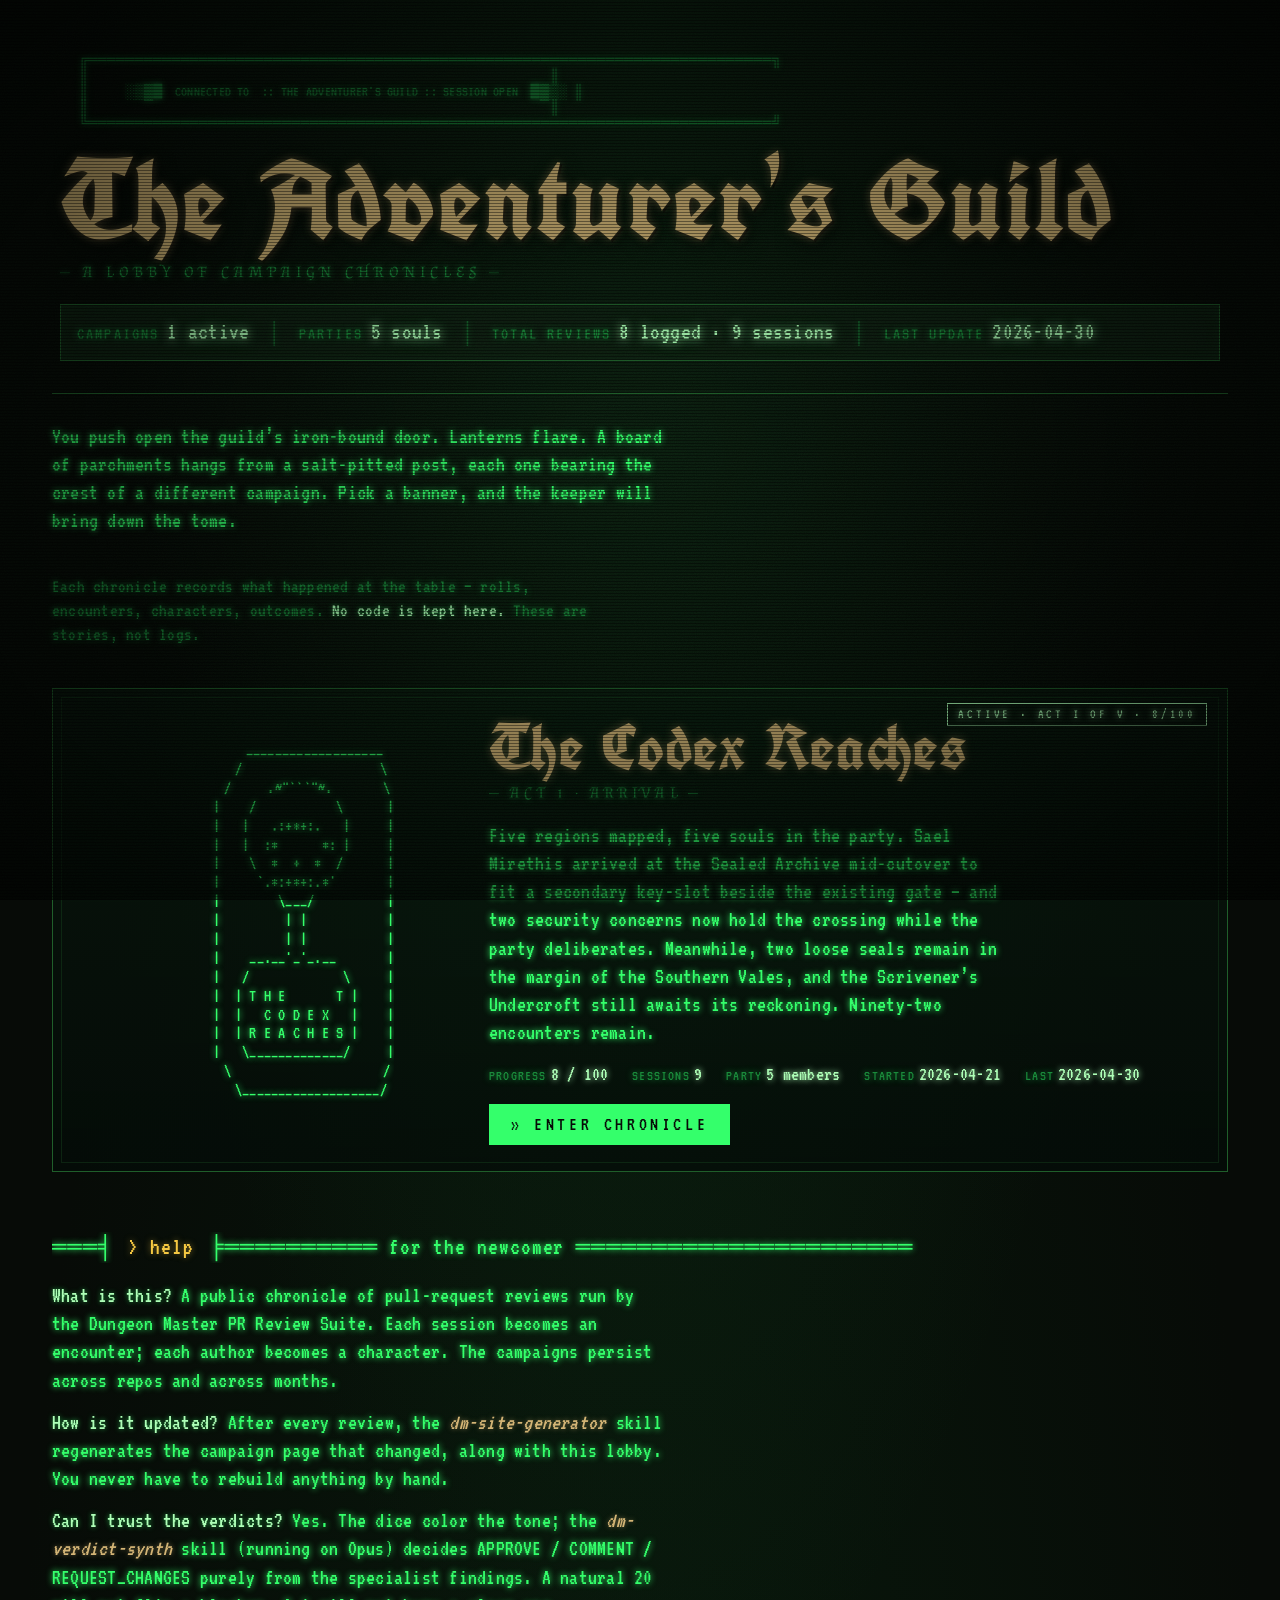
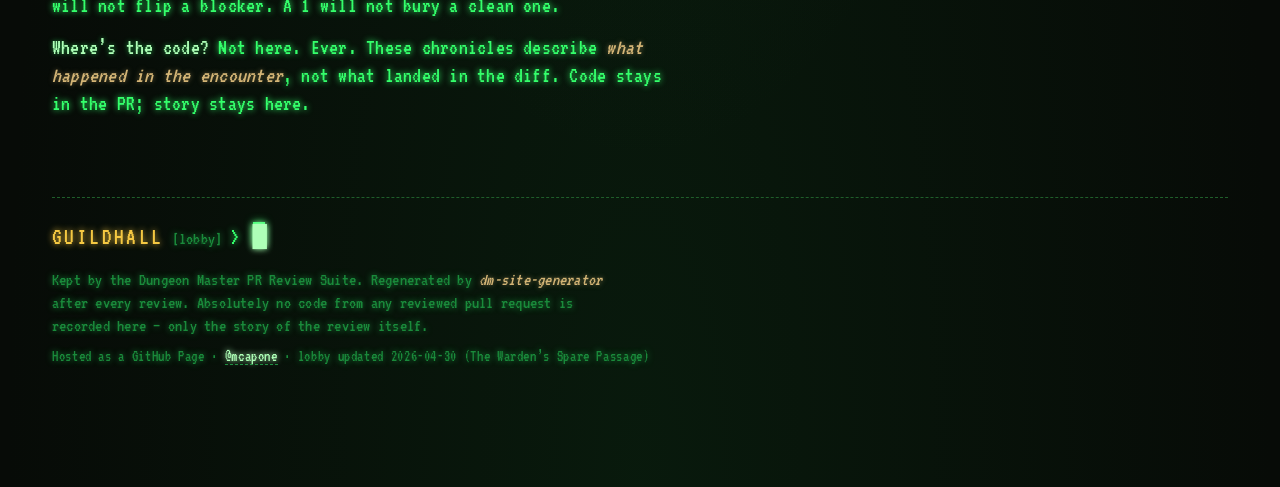
<file: index.html>
<!doctype html>
<html lang="en">
<head>
  <meta charset="utf-8" />
  <meta name="viewport" content="width=device-width, initial-scale=1" />
  <title>The Adventurer's Guild · Campaign Chronicles</title>
  <meta name="description" content="Campaign lobby for the Dungeon Master PR Review Suite. Pick a campaign to read its chronicle. No code, just story." />
  <meta name="color-scheme" content="dark" />
  <link rel="stylesheet" href="assets/styles.css" />
</head>
<body>
  <div class="static" aria-hidden="true"></div>

  <div class="crt-frame">

    <header class="banner">
      <pre class="banner-ascii" aria-hidden="true">
   ╔══════════════════════════════════════════════════════════════════════════╗
   ║                                                                          ║
   ║      ░▒▓█  CONNECTED TO  :: THE ADVENTURER'S GUILD :: SESSION OPEN  █▓▒░ ║
   ║                                                                          ║
   ╚══════════════════════════════════════════════════════════════════════════╝</pre>

      <h1 class="banner-title tome">The Adventurer's Guild</h1>
      <p class="banner-sub">&mdash; a lobby of campaign chronicles &mdash;</p>

      <div class="statusbar" role="status" aria-label="Guild status">
        <span class="stat"><span class="stat-label">CAMPAIGNS</span> <span class="stat-val">1 active</span></span>
        <span class="sep">│</span>
        <span class="stat"><span class="stat-label">PARTIES</span> <span class="stat-val">5 souls</span></span>
        <span class="sep">│</span>
        <span class="stat"><span class="stat-label">TOTAL REVIEWS</span> <span class="stat-val">8 logged · 9 sessions</span></span>
        <span class="sep">│</span>
        <span class="stat"><span class="stat-label">LAST UPDATE</span> <span class="stat-val">2026-04-30</span></span>
      </div>
    </header>

    <p class="lobby-intro typed" data-delay="80">
      You push open the guild&rsquo;s iron-bound door. Lanterns flare. A board of parchments
      hangs from a salt-pitted post, each one bearing the crest of a different
      campaign. Pick a banner, and the keeper will bring down the tome.
    </p>

    <p class="lobby-intro typed" data-delay="600" style="color: var(--fg-dim); font-size: 19px;">
      Each chronicle records what happened at the table &mdash; rolls, encounters, characters, outcomes.
      <strong>No code is kept here.</strong> These are stories, not logs.
    </p>

    <section aria-label="Campaign list">
      <h2 class="sr-only">Campaigns</h2>
      <div class="campaign-grid">

        <!-- ================= Campaign 1: The Codex Reaches (ACTIVE) ================= -->
        <!-- emblem-id: tome-01 -->
        <article class="campaign-card" id="the-codex-reaches">
          <span class="campaign-state active">active · act I of V · 8/100</span>

          <div class="campaign-emblem amber" aria-hidden="true"><pre>
            ___________________
           /                   \
          /     .~"```"~.       \
         |    /           \      |
         |   |   .:+*+:.   |     |
         |   |  :*      *: |     |
         |    \  *  +  *  /      |
         |     `.*:+*+:.*'       |
         |        \___/          |
         |         | |           |
         |         | |           |
         |    __.__'_'_.__       |
         |   /             \     |
         |  | T H E       T |    |
         |  |   C O D E X   |    |
         |  | R E A C H E S |    |
         |   \_____________/     |
          \                     /
           \___________________/
          </pre></div>

          <div class="campaign-body">
            <h2 class="tome">The Codex Reaches</h2>
            <p class="tagline">&mdash; act 1 · Arrival &mdash;</p>
            <p class="pitch">
              Five regions mapped, five souls in the party. Sael Mirethis arrived at the Sealed Archive
              mid-cutover to fit a secondary key-slot beside the existing gate &mdash; and two security
              concerns now hold the crossing while the party deliberates. Meanwhile, two loose seals remain
              in the margin of the Southern Vales, and the Scrivener&rsquo;s Undercroft still awaits its
              reckoning. Ninety-two encounters remain.
            </p>
            <div class="campaign-meta">
              <span><span class="key">PROGRESS</span><span class="val">8 / 100</span></span>
              <span><span class="key">SESSIONS</span><span class="val">9</span></span>
              <span><span class="key">PARTY</span><span class="val">5 members</span></span>
              <span><span class="key">STARTED</span><span class="val">2026-04-21</span></span>
              <span><span class="key">LAST</span><span class="val">2026-04-30</span></span>
            </div>
            <a class="campaign-cta" href="campaigns/the-codex-reaches/">&raquo; Enter chronicle</a>
          </div>
        </article>

      </div>
    </section>

    <section class="section" style="margin-top: 60px;">
      <h2 class="section-title">═══╡ <span class="cmd">&gt; help</span> ╞══════════ for the newcomer ══════════════════════</h2>
      <div class="look-body">
        <p class="typed" data-delay="120">
          <strong>What is this?</strong> A public chronicle of pull-request reviews run by the Dungeon Master PR Review Suite.
          Each session becomes an encounter; each author becomes a character. The campaigns persist across repos and across months.
        </p>
        <p class="typed" data-delay="520">
          <strong>How is it updated?</strong> After every review, the <em>dm-site-generator</em> skill regenerates the campaign
          page that changed, along with this lobby. You never have to rebuild anything by hand.
        </p>
        <p class="typed" data-delay="900">
          <strong>Can I trust the verdicts?</strong> Yes. The dice color the tone; the <em>dm-verdict-synth</em> skill
          (running on Opus) decides APPROVE / COMMENT / REQUEST_CHANGES purely from the specialist findings.
          A natural 20 will not flip a blocker. A 1 will not bury a clean one.
        </p>
        <p class="typed" data-delay="1280">
          <strong>Where&rsquo;s the code?</strong> Not here. Ever. These chronicles describe
          <em>what happened in the encounter</em>, not what landed in the diff. Code stays in the PR; story stays here.
        </p>
      </div>
    </section>

    <footer>
      <div class="prompt-line">
        <span class="prompt-host">GUILDHALL</span><span class="prompt-ctx">[lobby]</span><span class="prompt-arrow">&gt;</span><span class="cursor" aria-hidden="true">█</span>
      </div>
      <p class="footer-note">
        Kept by the Dungeon Master PR Review Suite. Regenerated by <em>dm-site-generator</em>
        after every review. Absolutely no code from any reviewed pull request is recorded here &mdash;
        only the story of the review itself.
      </p>
      <p class="footer-legal">
        Hosted as a GitHub Page &middot; <a href="https://github.com/mcapone">@mcapone</a>
        &middot; lobby updated 2026-04-30 (The Warden&rsquo;s Spare Passage)
      </p>
    </footer>
  </div>

  <script src="assets/script.js"></script>
</body>
</html>
</file>
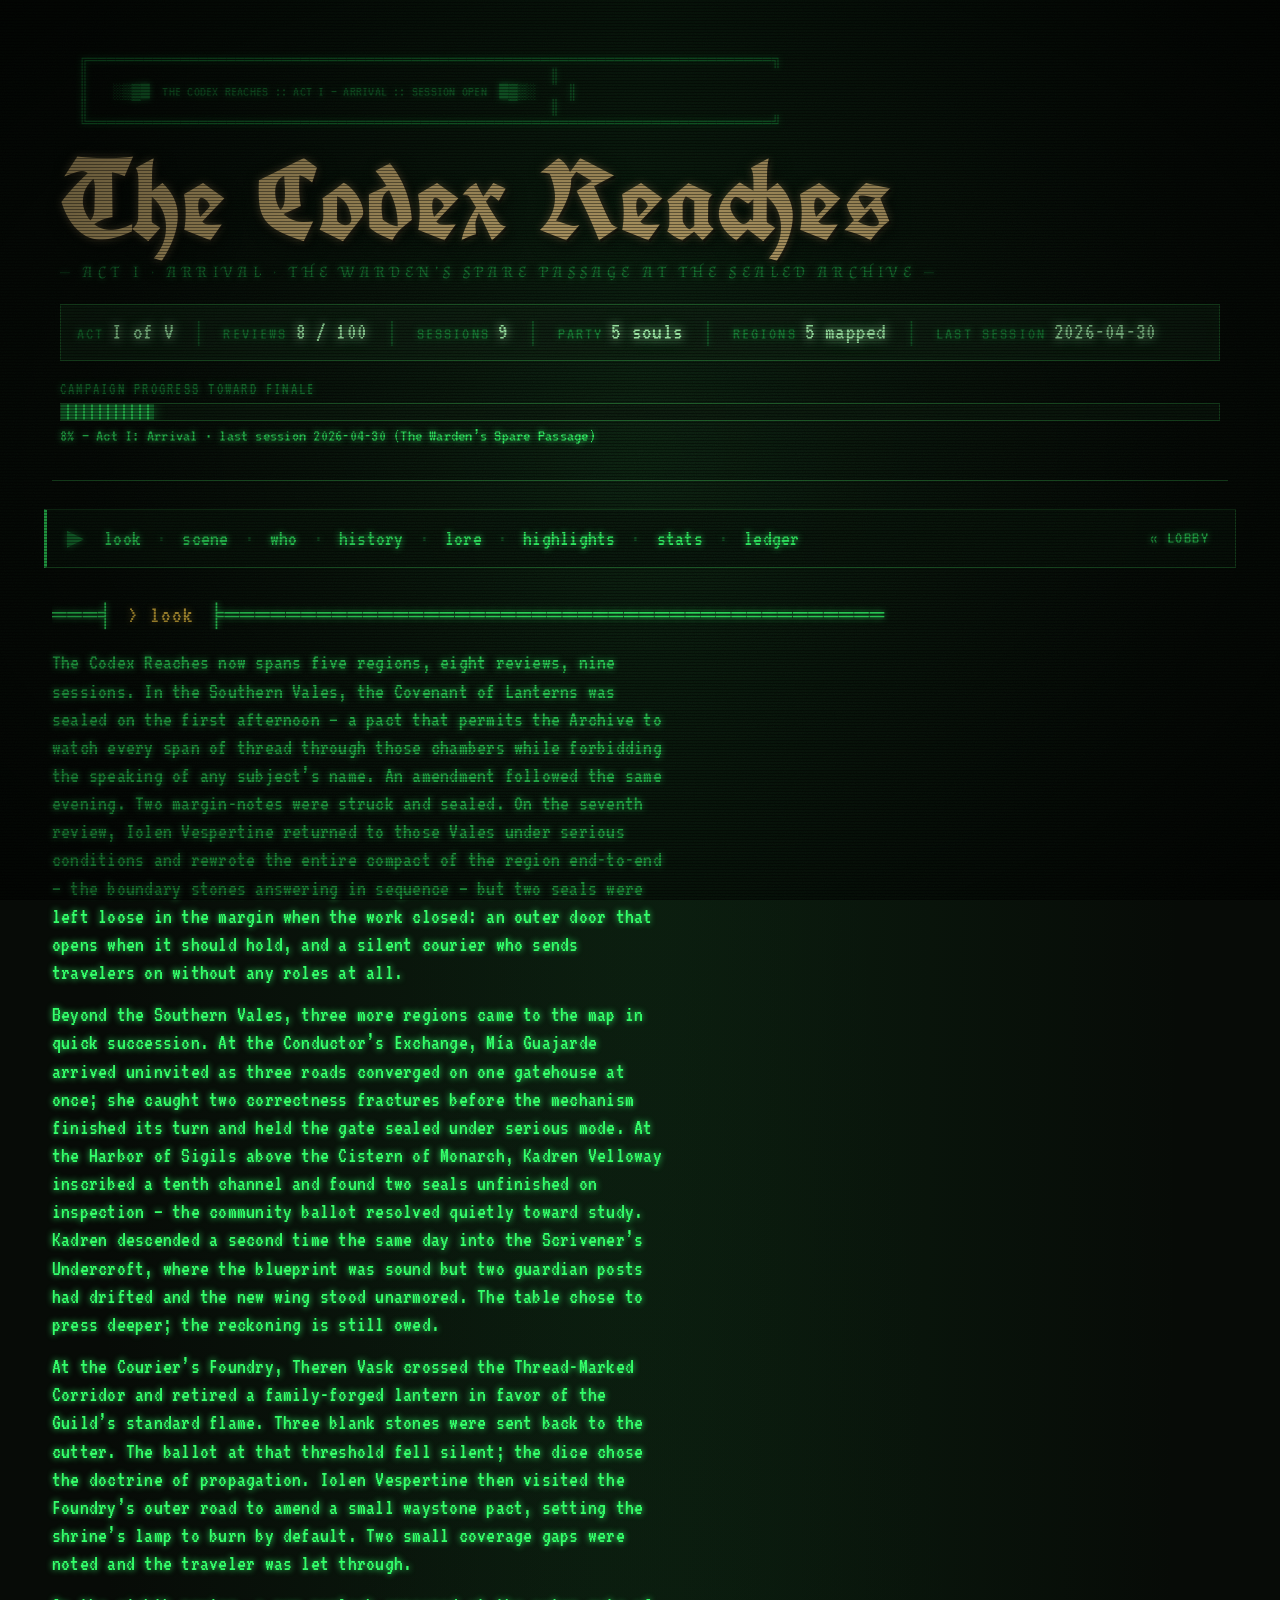
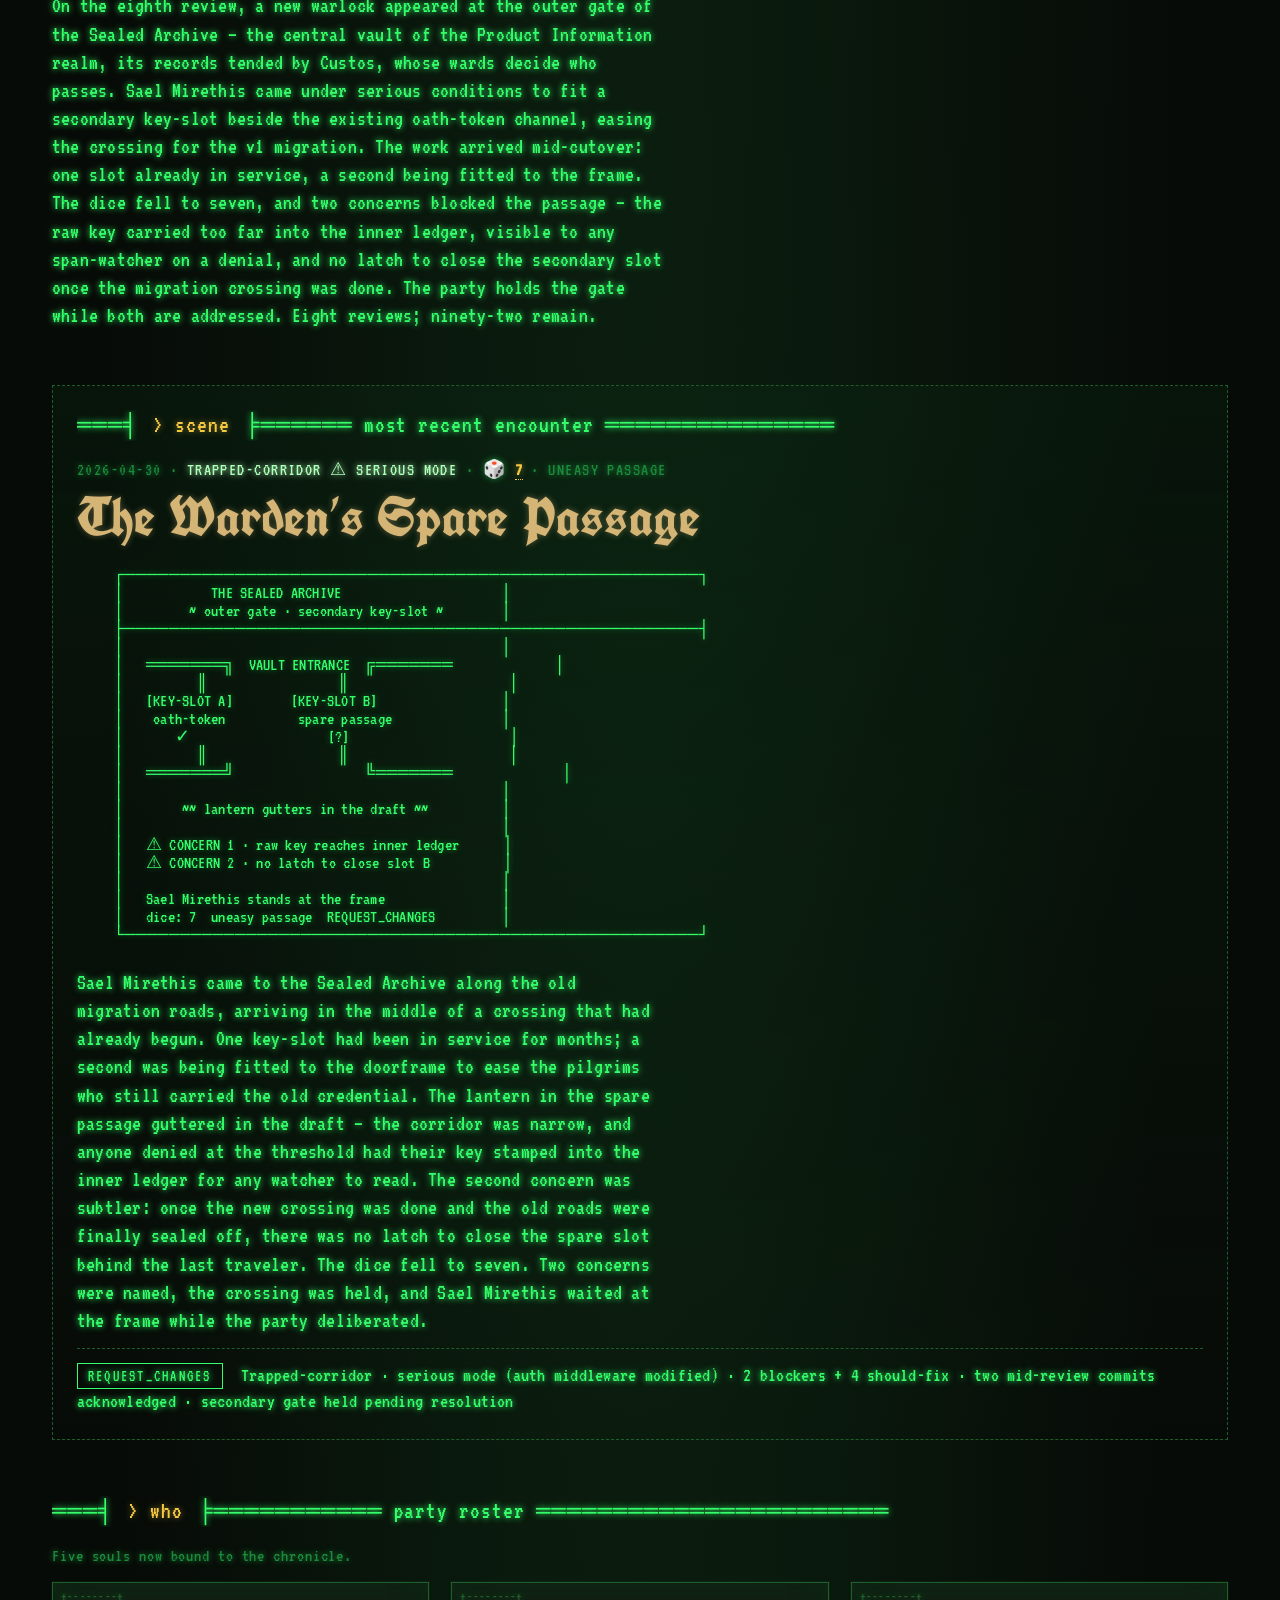
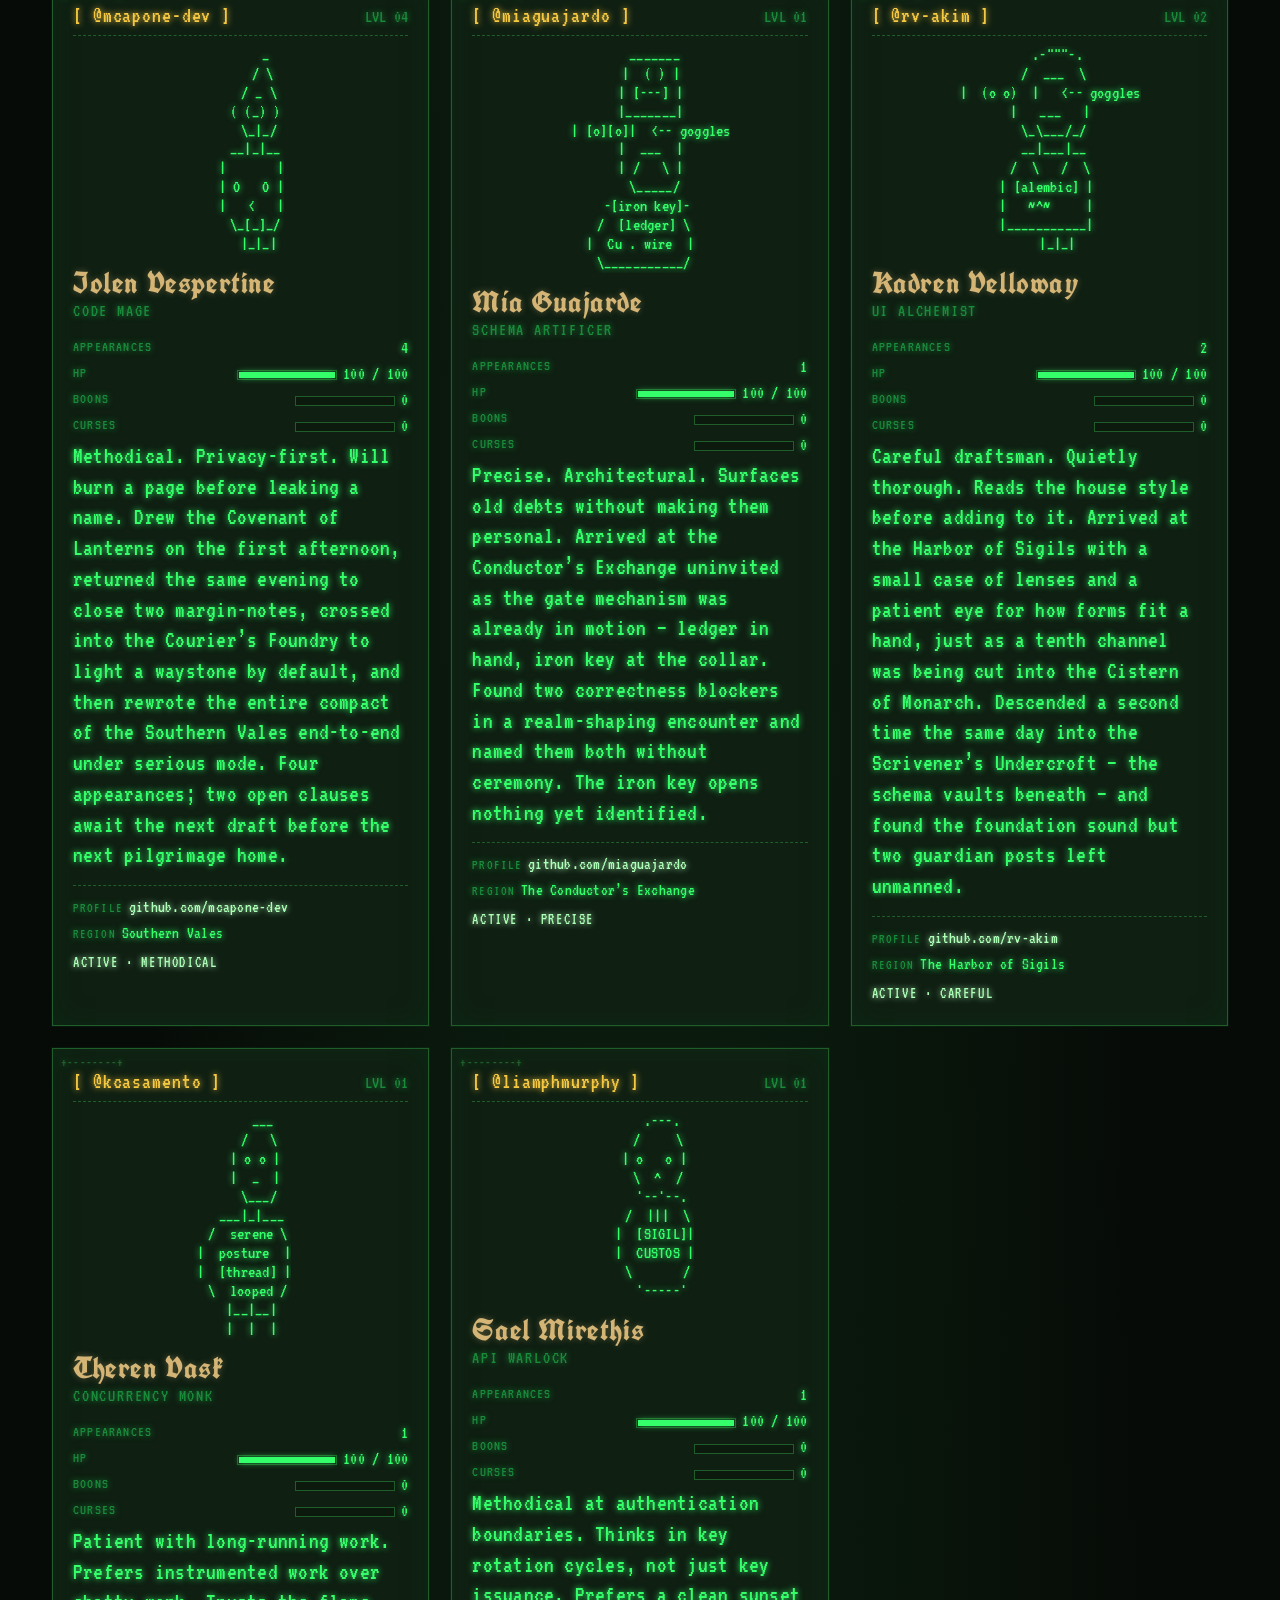
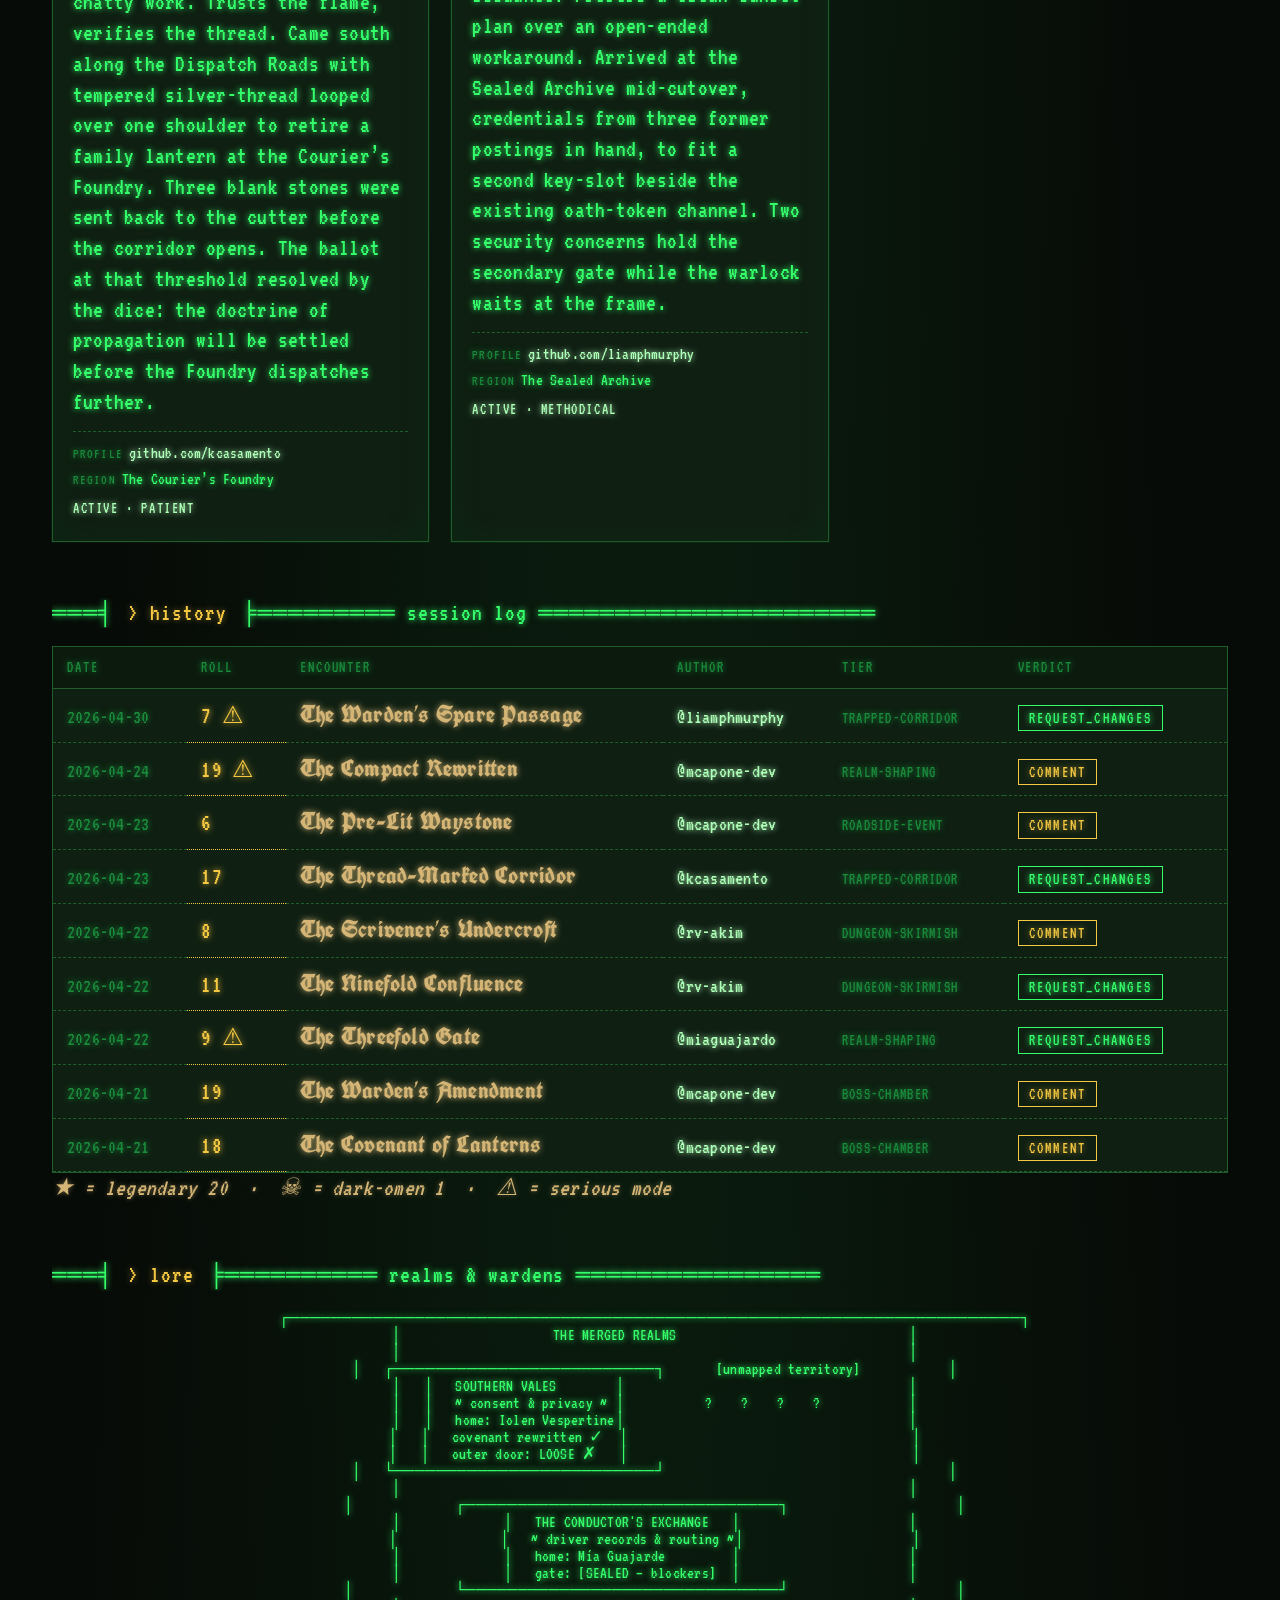
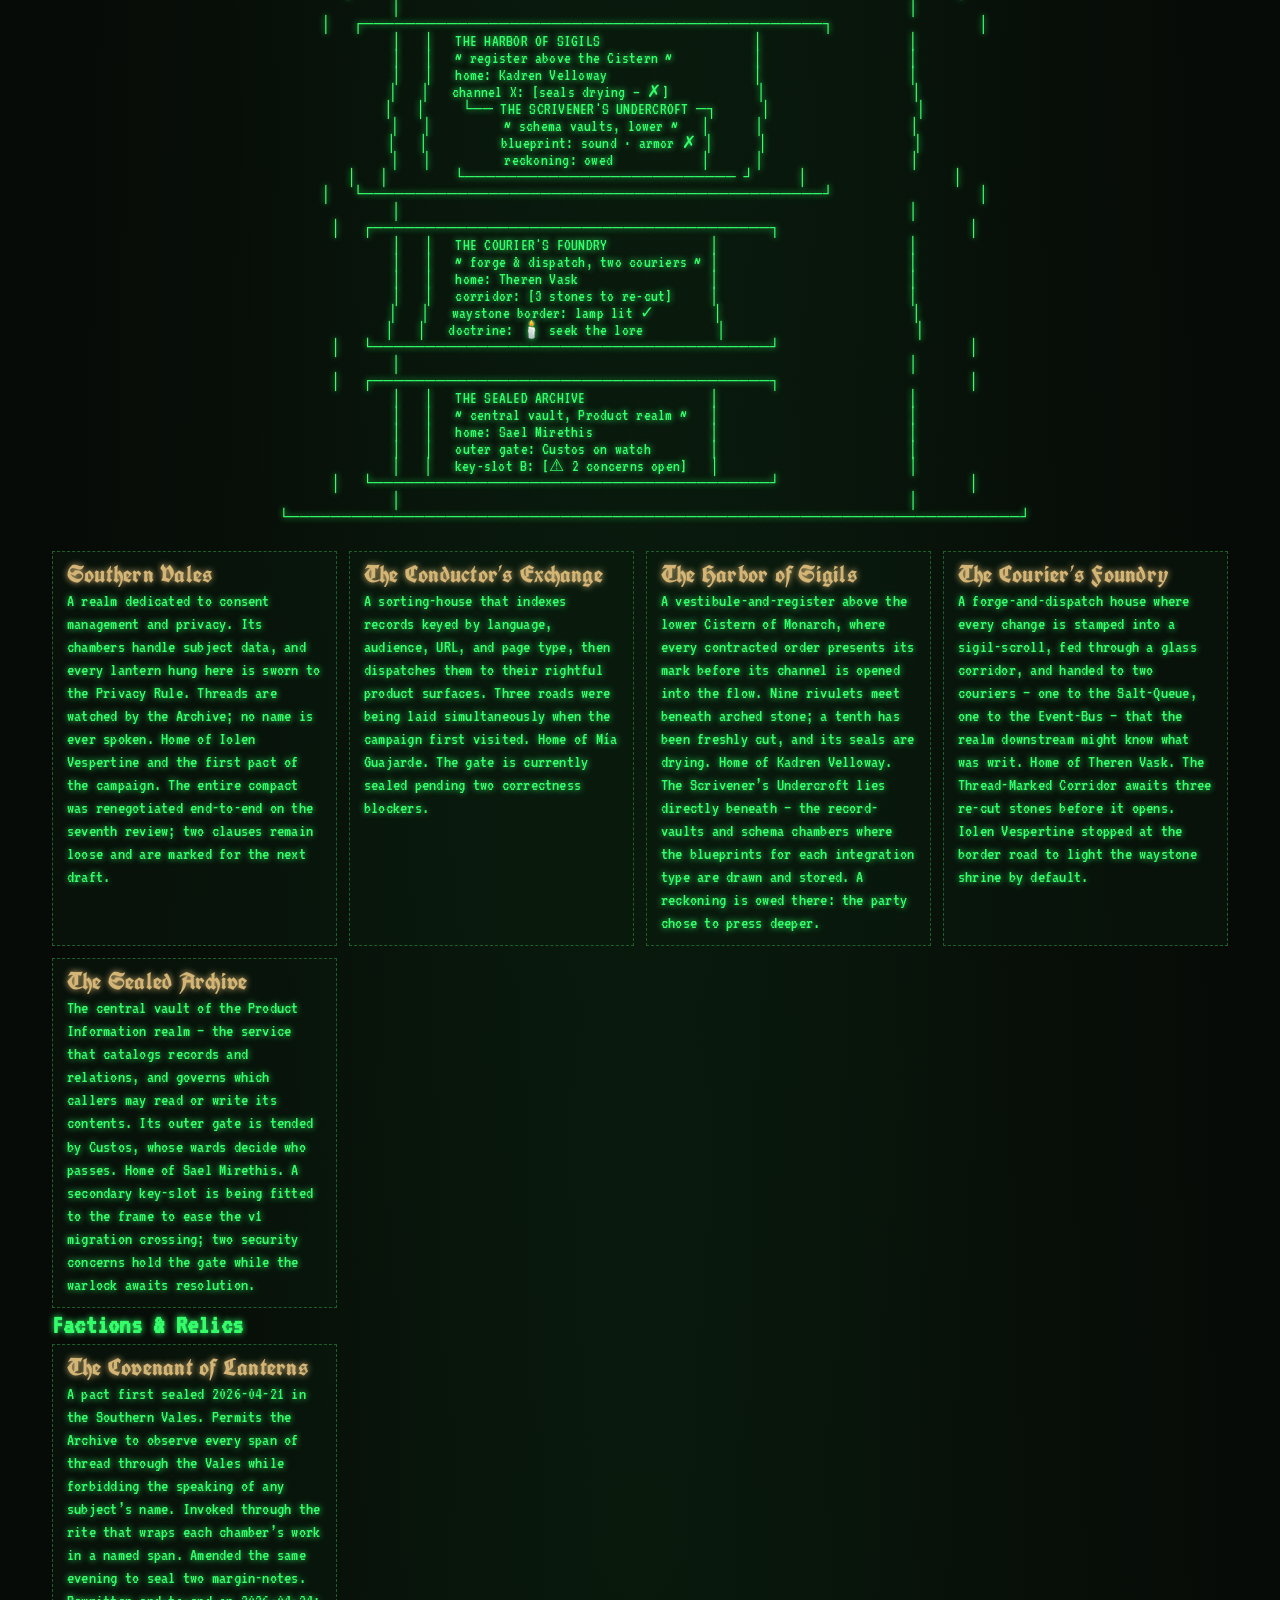
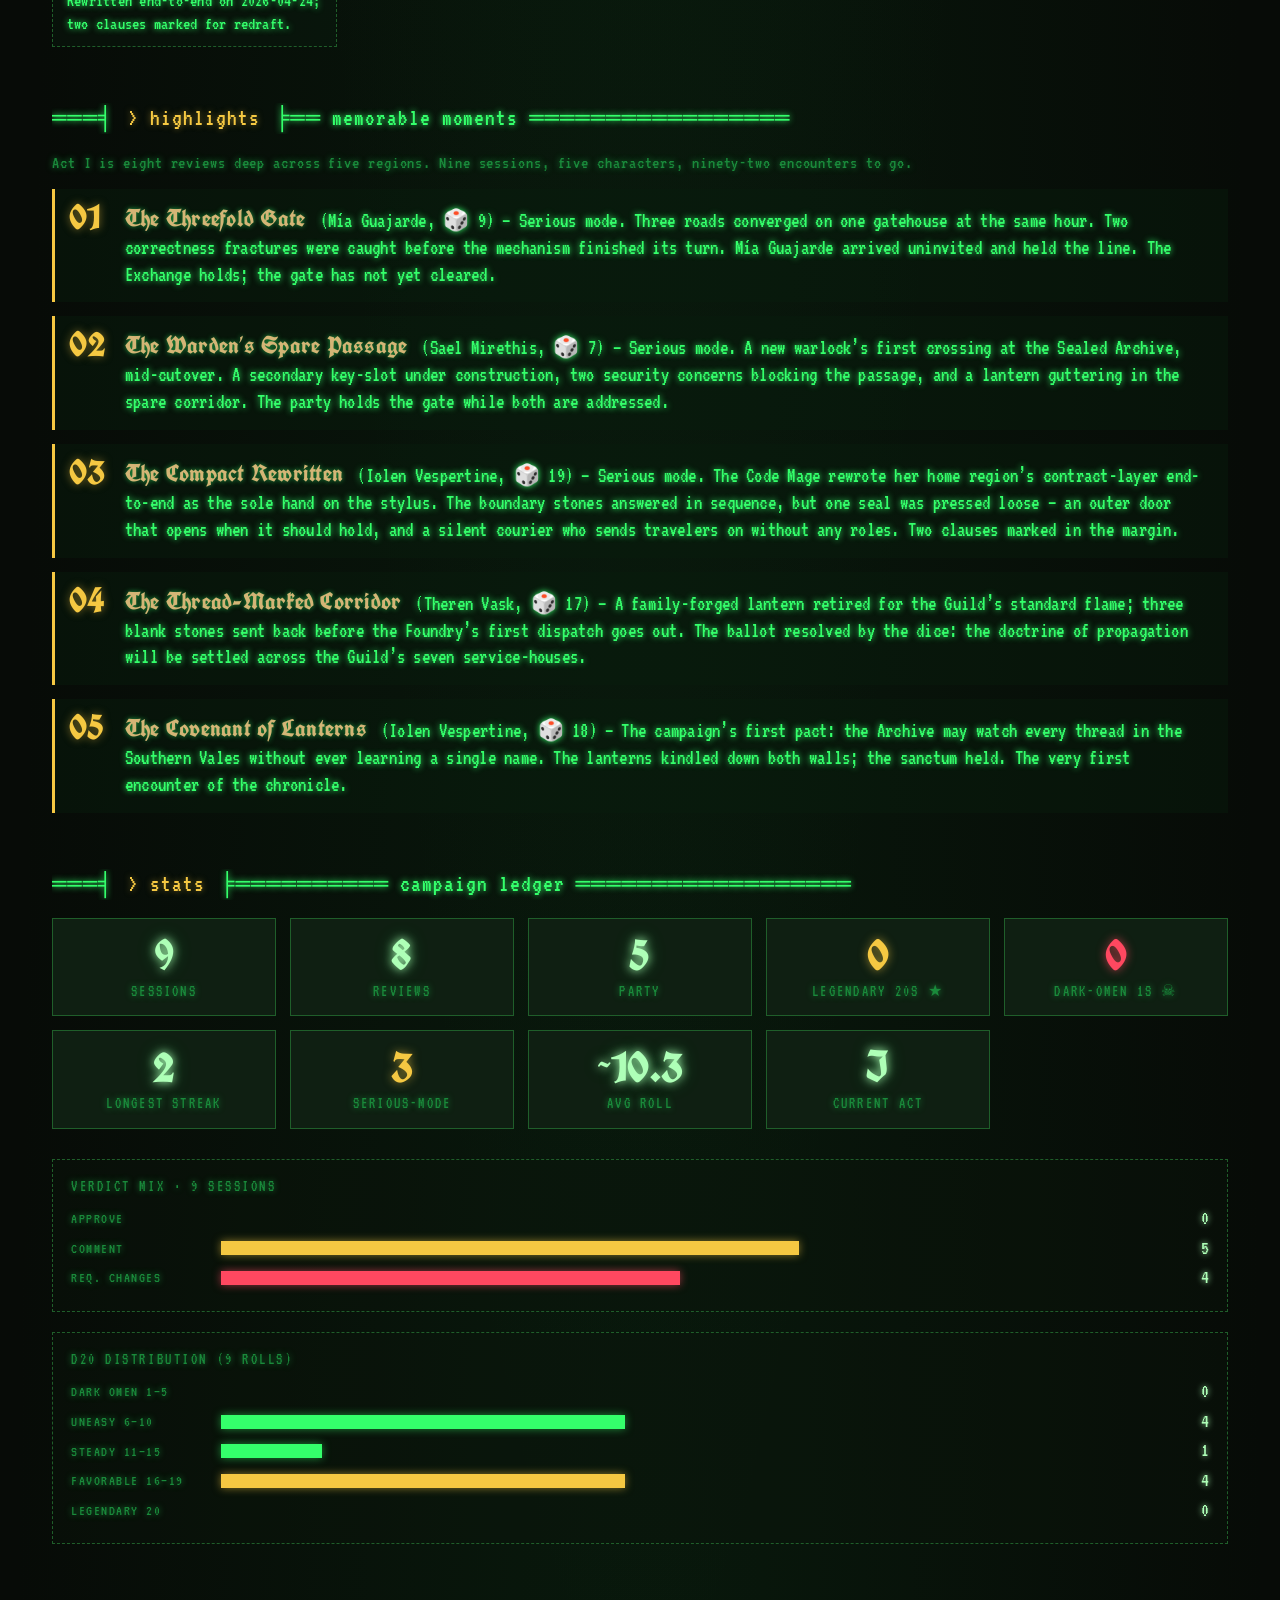
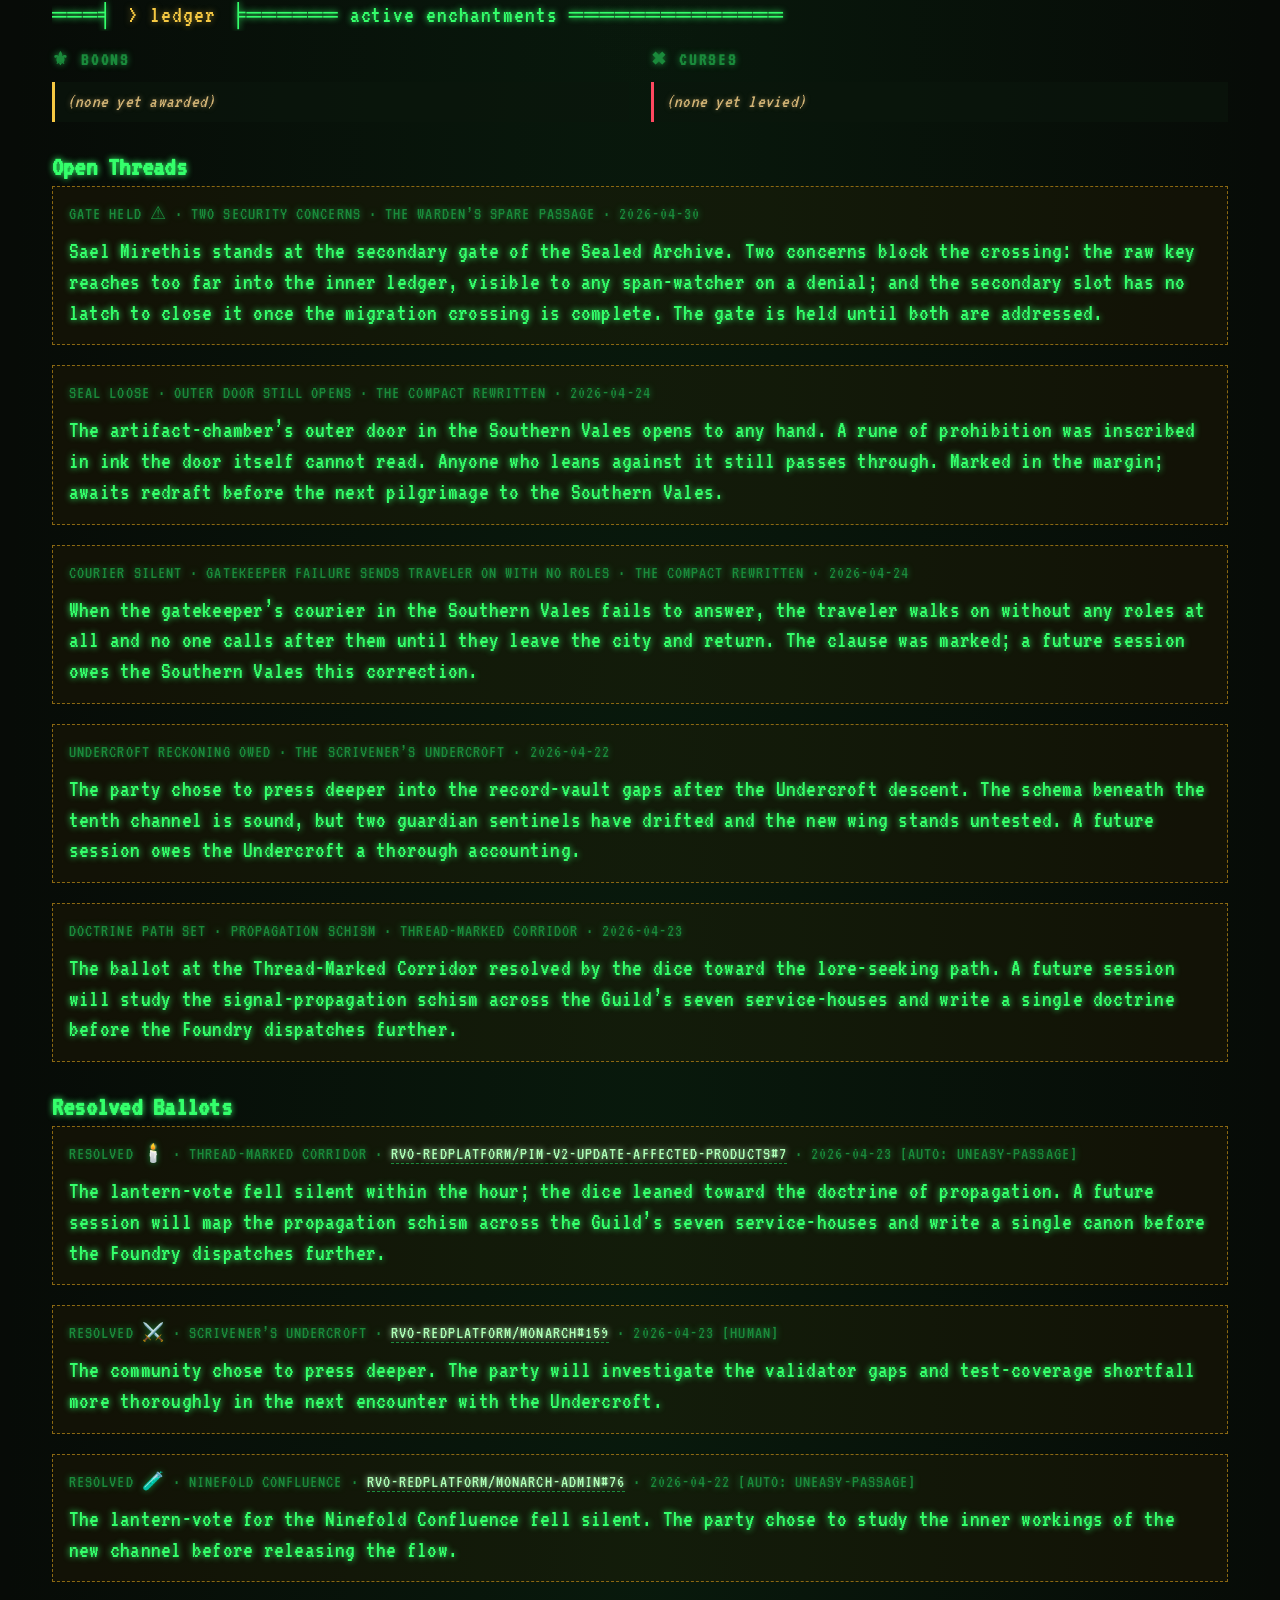
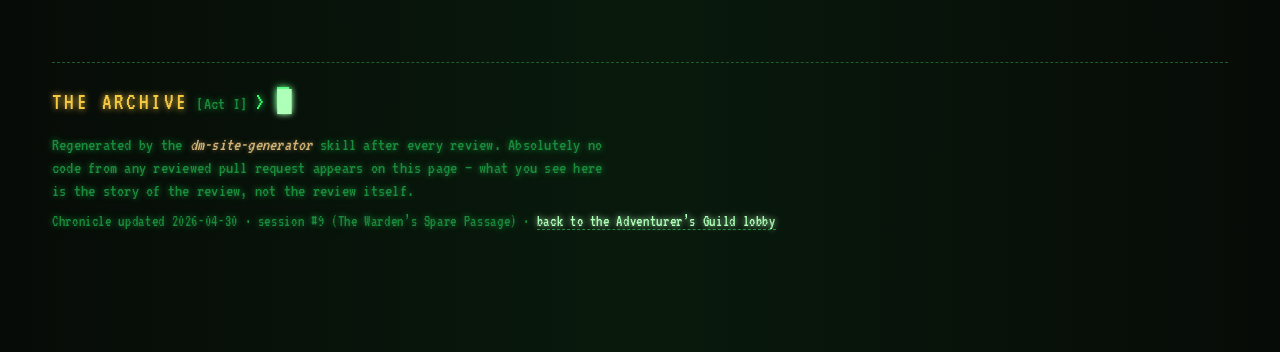
<file: campaigns/the-codex-reaches/index.html>
<!doctype html>
<html lang="en">
<head>
  <meta charset="utf-8" />
  <meta name="viewport" content="width=device-width, initial-scale=1" />
  <title>The Codex Reaches · Campaign Chronicle</title>
  <meta name="description" content="Chronicle of The Codex Reaches — an ongoing review campaign across the Merged Realms. No code, just story." />
  <meta name="color-scheme" content="dark" />
  <link rel="stylesheet" href="../../assets/styles.css" />
</head>
<body>
  <div class="static" aria-hidden="true"></div>

  <div class="crt-frame">

    <!-- ============================================================ HEADER -->
    <header class="banner">
      <pre class="banner-ascii" aria-hidden="true">
   ╔══════════════════════════════════════════════════════════════════════════╗
   ║                                                                          ║
   ║    ░▒▓█  THE CODEX REACHES :: ACT I — ARRIVAL :: SESSION OPEN  █▓▒░     ║
   ║                                                                          ║
   ╚══════════════════════════════════════════════════════════════════════════╝</pre>

      <h1 class="banner-title tome">The Codex Reaches</h1>
      <p class="banner-sub">&mdash; act I · arrival · the warden&rsquo;s spare passage at the Sealed Archive &mdash;</p>

      <div class="statusbar" role="status" aria-label="Campaign status">
        <span class="stat"><span class="stat-label">ACT</span> <span class="stat-val">I of V</span></span>
        <span class="sep">│</span>
        <span class="stat"><span class="stat-label">REVIEWS</span> <span class="stat-val">8 / 100</span></span>
        <span class="sep">│</span>
        <span class="stat"><span class="stat-label">SESSIONS</span> <span class="stat-val">9</span></span>
        <span class="sep">│</span>
        <span class="stat"><span class="stat-label">PARTY</span> <span class="stat-val">5 souls</span></span>
        <span class="sep">│</span>
        <span class="stat"><span class="stat-label">REGIONS</span> <span class="stat-val">5 mapped</span></span>
        <span class="sep">│</span>
        <span class="stat"><span class="stat-label">LAST SESSION</span> <span class="stat-val">2026-04-30</span></span>
      </div>

      <div class="progress-bar" aria-hidden="true">
        <div class="progress-label">Campaign progress toward finale</div>
        <div class="progress-track">
          <div class="progress-fill" style="width: 8%"></div>
        </div>
        <div class="progress-text">8% &mdash; Act I: Arrival &middot; last session 2026-04-30 (The Warden&rsquo;s Spare Passage)</div>
      </div>
    </header>

    <!-- ============================================================ NAV -->
    <nav class="command-bar" aria-label="In-chronicle navigation">
      <span class="prompt-arrow">▶</span>
      <a href="#look">look</a>
      <span class="nav-sep">·</span>
      <a href="#scene">scene</a>
      <span class="nav-sep">·</span>
      <a href="#who">who</a>
      <span class="nav-sep">·</span>
      <a href="#history">history</a>
      <span class="nav-sep">·</span>
      <a href="#lore">lore</a>
      <span class="nav-sep">·</span>
      <a href="#highlights">highlights</a>
      <span class="nav-sep">·</span>
      <a href="#stats">stats</a>
      <span class="nav-sep">·</span>
      <a href="#ledger">ledger</a>
      <a class="back-to-lobby" href="../../">&laquo; lobby</a>
    </nav>

    <main>

      <!-- ============================================================ LOOK -->
      <section id="look" class="section">
        <h2 class="section-title">═══╡ <span class="cmd">&gt; look</span> ╞═══════════════════════════════════════════</h2>
        <div class="look-body">
          <p class="typed" data-delay="100">
            The Codex Reaches now spans five regions, eight reviews, nine sessions. In the Southern
            Vales, the Covenant of Lanterns was sealed on the first afternoon &mdash; a pact that permits
            the Archive to watch every span of thread through those chambers while forbidding the
            speaking of any subject&rsquo;s name. An amendment followed the same evening. Two margin-notes
            were struck and sealed. On the seventh review, Iolen Vespertine returned to those Vales
            under serious conditions and rewrote the entire compact of the region end-to-end &mdash; the
            boundary stones answering in sequence &mdash; but two seals were left loose in the margin when
            the work closed: an outer door that opens when it should hold, and a silent courier who
            sends travelers on without any roles at all.
          </p>
          <p class="typed" data-delay="700">
            Beyond the Southern Vales, three more regions came to the map in quick succession. At the
            Conductor&rsquo;s Exchange, Mía Guajarde arrived uninvited as three roads converged on one
            gatehouse at once; she caught two correctness fractures before the mechanism finished its
            turn and held the gate sealed under serious mode. At the Harbor of Sigils above the Cistern
            of Monarch, Kadren Velloway inscribed a tenth channel and found two seals unfinished on
            inspection &mdash; the community ballot resolved quietly toward study. Kadren descended a second
            time the same day into the Scrivener&rsquo;s Undercroft, where the blueprint was sound but two
            guardian posts had drifted and the new wing stood unarmored. The table chose to press
            deeper; the reckoning is still owed.
          </p>
          <p class="typed" data-delay="1400">
            At the Courier&rsquo;s Foundry, Theren Vask crossed the Thread-Marked Corridor and retired a
            family-forged lantern in favor of the Guild&rsquo;s standard flame. Three blank stones were sent
            back to the cutter. The ballot at that threshold fell silent; the dice chose the doctrine
            of propagation. Iolen Vespertine then visited the Foundry&rsquo;s outer road to amend a small
            waystone pact, setting the shrine&rsquo;s lamp to burn by default. Two small coverage gaps were
            noted and the traveler was let through.
          </p>
          <p class="typed" data-delay="2100">
            On the eighth review, a new warlock appeared at the outer gate of the Sealed Archive &mdash;
            the central vault of the Product Information realm, its records tended by Custos, whose
            wards decide who passes. Sael Mirethis came under serious conditions to fit a secondary
            key-slot beside the existing oath-token channel, easing the crossing for the v1 migration.
            The work arrived mid-cutover: one slot already in service, a second being fitted to the
            frame. The dice fell to seven, and two concerns blocked the passage &mdash; the raw key carried
            too far into the inner ledger, visible to any span-watcher on a denial, and no latch to
            close the secondary slot once the migration crossing was done. The party holds the gate
            while both are addressed. Eight reviews; ninety-two remain.
          </p>
        </div>
      </section>

      <!-- ============================================================ SCENE (featured: most recent session) -->
      <section id="scene" class="section scene">
        <h2 class="section-title">═══╡ <span class="cmd">&gt; scene</span> ╞══════ most recent encounter ═══════════════</h2>
        <p class="scene-meta">
          <span class="date">2026-04-30</span> &middot;
          <span class="tier">trapped-corridor ⚠ serious mode</span> &middot;
          🎲 <span class="roll" data-dice="7">7</span> &middot;
          <span class="band">uneasy passage</span>
        </p>
        <h3 class="scene-title">The Warden&rsquo;s Spare Passage</h3>

        <pre class="ascii-scene" aria-hidden="true">
     ┌────────────────────────────────────────────────────┐
     │            THE SEALED ARCHIVE                      │
     │         ~ outer gate · secondary key-slot ~        │
     ├────────────────────────────────────────────────────┤
     │                                                    │
     │   ═══════╗  VAULT ENTRANCE  ╔═══════              │
     │          ║                  ║                      │
     │   [KEY-SLOT A]        [KEY-SLOT B]                 │
     │    oath-token          spare passage               │
     │       ✓                   [?]                      │
     │          ║                  ║                      │
     │   ═══════╝                  ╚═══════               │
     │                                                    │
     │        ~~ lantern gutters in the draft ~~          │
     │                                                    │
     │   ⚠ CONCERN 1 · raw key reaches inner ledger      │
     │   ⚠ CONCERN 2 · no latch to close slot B          │
     │                                                    │
     │   Sael Mirethis stands at the frame                │
     │   dice: 7  uneasy passage  REQUEST_CHANGES         │
     └────────────────────────────────────────────────────┘</pre>

        <p class="scene-narration">
          Sael Mirethis came to the Sealed Archive along the old migration roads, arriving in the
          middle of a crossing that had already begun. One key-slot had been in service for months;
          a second was being fitted to the doorframe to ease the pilgrims who still carried the
          old credential. The lantern in the spare passage guttered in the draft &mdash; the corridor
          was narrow, and anyone denied at the threshold had their key stamped into the inner
          ledger for any watcher to read. The second concern was subtler: once the new crossing
          was done and the old roads were finally sealed off, there was no latch to close the
          spare slot behind the last traveler. The dice fell to seven. Two concerns were named,
          the crossing was held, and Sael Mirethis waited at the frame while the party deliberated.
        </p>
        <p class="scene-outcome">
          <span class="verdict-tag verdict-request-changes">REQUEST_CHANGES</span>
          Trapped-corridor · serious mode (auth middleware modified) · 2 blockers + 4 should-fix ·
          two mid-review commits acknowledged · secondary gate held pending resolution
        </p>
      </section>

      <!-- ============================================================ WHO -->
      <section id="who" class="section">
        <h2 class="section-title">═══╡ <span class="cmd">&gt; who</span> ╞═══════════ party roster ═══════════════════════</h2>
        <p class="section-hint">Five souls now bound to the chronicle.</p>

        <div class="party-grid">

          <!-- portrait-id: codemage-01 -->
          <article class="char-card">
            <div class="char-header">
              <span class="char-handle">[ @mcapone-dev ]</span>
              <span class="char-lvl">LVL 04</span>
            </div>
            <div class="char-portrait" aria-hidden="true"><pre>
       _
      / \
     / _ \
    ( (_) )
     \_|_/
    __|_|__
   |       |
   | O   O |
   |   &lt;   |
    \_[_]_/
     |_|_|
</pre></div>
            <div class="char-name tome">Iolen Vespertine</div>
            <div class="char-class">Code Mage</div>

            <div class="stat-row"><span class="key">APPEARANCES</span><span class="val">4</span></div>
            <div class="stat-row">
              <span class="key">HP</span>
              <span class="val"><span class="mini-bar" style="--pct: 100%"></span>100 / 100</span>
            </div>
            <div class="stat-row">
              <span class="key">BOONS</span>
              <span class="val"><span class="mini-bar amber" style="--pct: 0%"></span>0</span>
            </div>
            <div class="stat-row">
              <span class="key">CURSES</span>
              <span class="val"><span class="mini-bar danger" style="--pct: 0%"></span>0</span>
            </div>

            <p class="char-bio">
              Methodical. Privacy-first. Will burn a page before leaking a name. Drew the Covenant of
              Lanterns on the first afternoon, returned the same evening to close two margin-notes, crossed
              into the Courier&rsquo;s Foundry to light a waystone by default, and then rewrote the entire
              compact of the Southern Vales end-to-end under serious mode. Four appearances; two open
              clauses await the next draft before the next pilgrimage home.
            </p>

            <div class="char-footer">
              <div><span class="fkey">PROFILE</span><a href="https://github.com/mcapone-dev">github.com/mcapone-dev</a></div>
              <div><span class="fkey">REGION</span>Southern Vales</div>
              <div class="char-status status-active">active · methodical</div>
            </div>
          </article>

          <!-- portrait-id: schemartificer-01 -->
          <article class="char-card">
            <div class="char-header">
              <span class="char-handle">[ @miaguajardo ]</span>
              <span class="char-lvl">LVL 01</span>
            </div>
            <div class="char-portrait" aria-hidden="true"><pre>
    _______
   |  ( ) |
   | [---] |
   |_______|
   | [o][o]|  &lt;-- goggles
   |  ___  |
   | /   \ |
    \_____/
  -[iron key]-
 /  [ledger] \
|  Cu . wire  |
 \___________/
</pre></div>
            <div class="char-name tome">Mía Guajarde</div>
            <div class="char-class">Schema Artificer</div>

            <div class="stat-row"><span class="key">APPEARANCES</span><span class="val">1</span></div>
            <div class="stat-row">
              <span class="key">HP</span>
              <span class="val"><span class="mini-bar" style="--pct: 100%"></span>100 / 100</span>
            </div>
            <div class="stat-row">
              <span class="key">BOONS</span>
              <span class="val"><span class="mini-bar amber" style="--pct: 0%"></span>0</span>
            </div>
            <div class="stat-row">
              <span class="key">CURSES</span>
              <span class="val"><span class="mini-bar danger" style="--pct: 0%"></span>0</span>
            </div>

            <p class="char-bio">
              Precise. Architectural. Surfaces old debts without making them personal. Arrived at the
              Conductor&rsquo;s Exchange uninvited as the gate mechanism was already in motion &mdash; ledger in
              hand, iron key at the collar. Found two correctness blockers in a realm-shaping encounter
              and named them both without ceremony. The iron key opens nothing yet identified.
            </p>

            <div class="char-footer">
              <div><span class="fkey">PROFILE</span><a href="https://github.com/miaguajardo">github.com/miaguajardo</a></div>
              <div><span class="fkey">REGION</span>The Conductor&rsquo;s Exchange</div>
              <div class="char-status status-active">active · precise</div>
            </div>
          </article>

          <!-- portrait-id: uialchemist-01 -->
          <article class="char-card">
            <div class="char-header">
              <span class="char-handle">[ @rv-akim ]</span>
              <span class="char-lvl">LVL 02</span>
            </div>
            <div class="char-portrait" aria-hidden="true"><pre>
     .-"""-.
    /  ___  \
   |  (o o)  |   &lt;-- goggles
   |   ___   |
    \_\___/_/
    __|___|__
   /  \   /  \
  | [alembic] |
  |   ~^~     |
  |___________|
     |_|_|
</pre></div>
            <div class="char-name tome">Kadren Velloway</div>
            <div class="char-class">UI Alchemist</div>

            <div class="stat-row"><span class="key">APPEARANCES</span><span class="val">2</span></div>
            <div class="stat-row">
              <span class="key">HP</span>
              <span class="val"><span class="mini-bar" style="--pct: 100%"></span>100 / 100</span>
            </div>
            <div class="stat-row">
              <span class="key">BOONS</span>
              <span class="val"><span class="mini-bar amber" style="--pct: 0%"></span>0</span>
            </div>
            <div class="stat-row">
              <span class="key">CURSES</span>
              <span class="val"><span class="mini-bar danger" style="--pct: 0%"></span>0</span>
            </div>

            <p class="char-bio">
              Careful draftsman. Quietly thorough. Reads the house style before adding to it. Arrived at
              the Harbor of Sigils with a small case of lenses and a patient eye for how forms fit a hand,
              just as a tenth channel was being cut into the Cistern of Monarch. Descended a second time
              the same day into the Scrivener&rsquo;s Undercroft &mdash; the schema vaults beneath &mdash; and found
              the foundation sound but two guardian posts left unmanned.
            </p>

            <div class="char-footer">
              <div><span class="fkey">PROFILE</span><a href="https://github.com/rv-akim">github.com/rv-akim</a></div>
              <div><span class="fkey">REGION</span>The Harbor of Sigils</div>
              <div class="char-status status-active">active · careful</div>
            </div>
          </article>

          <!-- portrait-id: concurrencymonk-01 -->
          <article class="char-card">
            <div class="char-header">
              <span class="char-handle">[ @kcasamento ]</span>
              <span class="char-lvl">LVL 01</span>
            </div>
            <div class="char-portrait" aria-hidden="true"><pre>
      ___
     /   \
    | o o |
    |  _  |
     \___/
   ___|_|___
  /  serene \
 |  posture  |
 |  [thread] |
  \  looped /
   |__|__|
   |  |  |
</pre></div>
            <div class="char-name tome">Theren Vask</div>
            <div class="char-class">Concurrency Monk</div>

            <div class="stat-row"><span class="key">APPEARANCES</span><span class="val">1</span></div>
            <div class="stat-row">
              <span class="key">HP</span>
              <span class="val"><span class="mini-bar" style="--pct: 100%"></span>100 / 100</span>
            </div>
            <div class="stat-row">
              <span class="key">BOONS</span>
              <span class="val"><span class="mini-bar amber" style="--pct: 0%"></span>0</span>
            </div>
            <div class="stat-row">
              <span class="key">CURSES</span>
              <span class="val"><span class="mini-bar danger" style="--pct: 0%"></span>0</span>
            </div>

            <p class="char-bio">
              Patient with long-running work. Prefers instrumented work over chatty work. Trusts the
              flame, verifies the thread. Came south along the Dispatch Roads with tempered silver-thread
              looped over one shoulder to retire a family lantern at the Courier&rsquo;s Foundry. Three blank
              stones were sent back to the cutter before the corridor opens. The ballot at that threshold
              resolved by the dice: the doctrine of propagation will be settled before the Foundry
              dispatches further.
            </p>

            <div class="char-footer">
              <div><span class="fkey">PROFILE</span><a href="https://github.com/kcasamento">github.com/kcasamento</a></div>
              <div><span class="fkey">REGION</span>The Courier&rsquo;s Foundry</div>
              <div class="char-status status-active">active · patient</div>
            </div>
          </article>

          <!-- portrait-id: apiwarlock-01 -->
          <article class="char-card">
            <div class="char-header">
              <span class="char-handle">[ @liamphmurphy ]</span>
              <span class="char-lvl">LVL 01</span>
            </div>
            <div class="char-portrait" aria-hidden="true"><pre>
      .---.
     /     \
    | o   o |
     \  ^  /
      '--'--.
     /  |||  \
    |  [SIGIL]|
    |  CUSTOS |
     \       /
      '-----'
</pre></div>
            <div class="char-name tome">Sael Mirethis</div>
            <div class="char-class">API Warlock</div>

            <div class="stat-row"><span class="key">APPEARANCES</span><span class="val">1</span></div>
            <div class="stat-row">
              <span class="key">HP</span>
              <span class="val"><span class="mini-bar" style="--pct: 100%"></span>100 / 100</span>
            </div>
            <div class="stat-row">
              <span class="key">BOONS</span>
              <span class="val"><span class="mini-bar amber" style="--pct: 0%"></span>0</span>
            </div>
            <div class="stat-row">
              <span class="key">CURSES</span>
              <span class="val"><span class="mini-bar danger" style="--pct: 0%"></span>0</span>
            </div>

            <p class="char-bio">
              Methodical at authentication boundaries. Thinks in key rotation cycles, not just key
              issuance. Prefers a clean sunset plan over an open-ended workaround. Arrived at the Sealed
              Archive mid-cutover, credentials from three former postings in hand, to fit a second
              key-slot beside the existing oath-token channel. Two security concerns hold the secondary
              gate while the warlock waits at the frame.
            </p>

            <div class="char-footer">
              <div><span class="fkey">PROFILE</span><a href="https://github.com/liamphmurphy">github.com/liamphmurphy</a></div>
              <div><span class="fkey">REGION</span>The Sealed Archive</div>
              <div class="char-status status-active">active · methodical</div>
            </div>
          </article>

        </div>
      </section>

      <!-- ============================================================ HISTORY -->
      <section id="history" class="section">
        <h2 class="section-title">═══╡ <span class="cmd">&gt; history</span> ╞═════════ session log ══════════════════════</h2>
        <div class="history-scroll">
          <table class="session-table">
            <thead>
              <tr>
                <th>date</th>
                <th>roll</th>
                <th>encounter</th>
                <th>author</th>
                <th>tier</th>
                <th>verdict</th>
              </tr>
            </thead>
            <tbody>
              <tr class="serious-mode-row">
                <td class="col-date">2026-04-30</td>
                <td class="col-roll" data-dice="7">7 ⚠</td>
                <td class="col-title">The Warden&rsquo;s Spare Passage</td>
                <td class="col-author"><a href="https://github.com/liamphmurphy">@liamphmurphy</a></td>
                <td class="col-tier">trapped-corridor</td>
                <td><span class="verdict-tag verdict-request-changes">REQUEST_CHANGES</span></td>
              </tr>
              <tr class="serious-mode-row">
                <td class="col-date">2026-04-24</td>
                <td class="col-roll" data-dice="19">19 ⚠</td>
                <td class="col-title">The Compact Rewritten</td>
                <td class="col-author"><a href="https://github.com/mcapone-dev">@mcapone-dev</a></td>
                <td class="col-tier">realm-shaping</td>
                <td><span class="verdict-tag verdict-comment">COMMENT</span></td>
              </tr>
              <tr>
                <td class="col-date">2026-04-23</td>
                <td class="col-roll" data-dice="6">6</td>
                <td class="col-title">The Pre-Lit Waystone</td>
                <td class="col-author"><a href="https://github.com/mcapone-dev">@mcapone-dev</a></td>
                <td class="col-tier">roadside-event</td>
                <td><span class="verdict-tag verdict-comment">COMMENT</span></td>
              </tr>
              <tr>
                <td class="col-date">2026-04-23</td>
                <td class="col-roll" data-dice="17">17</td>
                <td class="col-title">The Thread-Marked Corridor</td>
                <td class="col-author"><a href="https://github.com/kcasamento">@kcasamento</a></td>
                <td class="col-tier">trapped-corridor</td>
                <td><span class="verdict-tag verdict-request-changes">REQUEST_CHANGES</span></td>
              </tr>
              <tr>
                <td class="col-date">2026-04-22</td>
                <td class="col-roll" data-dice="8">8</td>
                <td class="col-title">The Scrivener&rsquo;s Undercroft</td>
                <td class="col-author"><a href="https://github.com/rv-akim">@rv-akim</a></td>
                <td class="col-tier">dungeon-skirmish</td>
                <td><span class="verdict-tag verdict-comment">COMMENT</span></td>
              </tr>
              <tr>
                <td class="col-date">2026-04-22</td>
                <td class="col-roll" data-dice="11">11</td>
                <td class="col-title">The Ninefold Confluence</td>
                <td class="col-author"><a href="https://github.com/rv-akim">@rv-akim</a></td>
                <td class="col-tier">dungeon-skirmish</td>
                <td><span class="verdict-tag verdict-request-changes">REQUEST_CHANGES</span></td>
              </tr>
              <tr class="serious-mode-row">
                <td class="col-date">2026-04-22</td>
                <td class="col-roll" data-dice="9">9 ⚠</td>
                <td class="col-title">The Threefold Gate</td>
                <td class="col-author"><a href="https://github.com/miaguajardo">@miaguajardo</a></td>
                <td class="col-tier">realm-shaping</td>
                <td><span class="verdict-tag verdict-request-changes">REQUEST_CHANGES</span></td>
              </tr>
              <tr>
                <td class="col-date">2026-04-21</td>
                <td class="col-roll" data-dice="19">19</td>
                <td class="col-title">The Warden&rsquo;s Amendment</td>
                <td class="col-author"><a href="https://github.com/mcapone-dev">@mcapone-dev</a></td>
                <td class="col-tier">boss-chamber</td>
                <td><span class="verdict-tag verdict-comment">COMMENT</span></td>
              </tr>
              <tr>
                <td class="col-date">2026-04-21</td>
                <td class="col-roll" data-dice="18">18</td>
                <td class="col-title">The Covenant of Lanterns</td>
                <td class="col-author"><a href="https://github.com/mcapone-dev">@mcapone-dev</a></td>
                <td class="col-tier">boss-chamber</td>
                <td><span class="verdict-tag verdict-comment">COMMENT</span></td>
              </tr>
            </tbody>
          </table>
        </div>
        <p class="table-note"><em>★ = legendary 20 &nbsp;·&nbsp; ☠ = dark-omen 1 &nbsp;·&nbsp; ⚠ = serious mode</em></p>
      </section>

      <!-- ============================================================ LORE -->
      <section id="lore" class="section">
        <h2 class="section-title">═══╡ <span class="cmd">&gt; lore</span> ╞══════════ realms &amp; wardens ════════════════</h2>

        <pre class="ascii-map" aria-hidden="true">
    ┌──────────────────────────────────────────────────────────────────────┐
    │                     THE MERGED REALMS                                │
    │                                                                      │
    │   ┌─────────────────────────┐       [unmapped territory]            │
    │   │   SOUTHERN VALES        │                                       │
    │   │   ~ consent &amp; privacy ~ │           ?    ?    ?    ?            │
    │   │   home: Iolen Vespertine│                                       │
    │   │   covenant rewritten ✓  │                                       │
    │   │   outer door: LOOSE ✗   │                                       │
    │   └─────────────────────────┘                                       │
    │                                                                      │
    │              ┌──────────────────────────────┐                       │
    │              │   THE CONDUCTOR'S EXCHANGE   │                       │
    │              │   ~ driver records &amp; routing ~│                       │
    │              │   home: Mía Guajarde         │                       │
    │              │   gate: [SEALED — blockers]  │                       │
    │              └──────────────────────────────┘                       │
    │                                                                      │
    │   ┌────────────────────────────────────────────┐                    │
    │   │   THE HARBOR OF SIGILS                     │                    │
    │   │   ~ register above the Cistern ~           │                    │
    │   │   home: Kadren Velloway                    │                    │
    │   │   channel X: [seals drying — ✗]            │                    │
    │   │     └── THE SCRIVENER'S UNDERCROFT ─┐      │                    │
    │   │          ~ schema vaults, lower ~   │      │                    │
    │   │          blueprint: sound · armor ✗ │      │                    │
    │   │          reckoning: owed            │      │                    │
    │   │         └────────────────────────── ┘      │                    │
    │   └────────────────────────────────────────────┘                    │
    │                                                                      │
    │   ┌──────────────────────────────────────┐                          │
    │   │   THE COURIER'S FOUNDRY              │                          │
    │   │   ~ forge &amp; dispatch, two couriers ~ │                          │
    │   │   home: Theren Vask                  │                          │
    │   │   corridor: [3 stones to re-cut]     │                          │
    │   │   waystone border: lamp lit ✓        │                          │
    │   │   doctrine: 🕯️ seek the lore          │                          │
    │   └──────────────────────────────────────┘                          │
    │                                                                      │
    │   ┌──────────────────────────────────────┐                          │
    │   │   THE SEALED ARCHIVE                 │                          │
    │   │   ~ central vault, Product realm ~   │                          │
    │   │   home: Sael Mirethis                │                          │
    │   │   outer gate: Custos on watch        │                          │
    │   │   key-slot B: [⚠ 2 concerns open]   │                          │
    │   └──────────────────────────────────────┘                          │
    │                                                                      │
    └──────────────────────────────────────────────────────────────────────┘</pre>

        <ul class="lore-list">
          <li>
            <span class="region">Southern Vales</span>
            <div class="lore-note">A realm dedicated to consent management and privacy. Its chambers handle subject data, and every lantern hung here is sworn to the Privacy Rule. Threads are watched by the Archive; no name is ever spoken. Home of Iolen Vespertine and the first pact of the campaign. The entire compact was renegotiated end-to-end on the seventh review; two clauses remain loose and are marked for the next draft.</div>
          </li>
          <li>
            <span class="region">The Conductor&rsquo;s Exchange</span>
            <div class="lore-note">A sorting-house that indexes records keyed by language, audience, URL, and page type, then dispatches them to their rightful product surfaces. Three roads were being laid simultaneously when the campaign first visited. Home of Mía Guajarde. The gate is currently sealed pending two correctness blockers.</div>
          </li>
          <li>
            <span class="region">The Harbor of Sigils</span>
            <div class="lore-note">A vestibule-and-register above the lower Cistern of Monarch, where every contracted order presents its mark before its channel is opened into the flow. Nine rivulets meet beneath arched stone; a tenth has been freshly cut, and its seals are drying. Home of Kadren Velloway. The Scrivener&rsquo;s Undercroft lies directly beneath — the record-vaults and schema chambers where the blueprints for each integration type are drawn and stored. A reckoning is owed there: the party chose to press deeper.</div>
          </li>
          <li>
            <span class="region">The Courier&rsquo;s Foundry</span>
            <div class="lore-note">A forge-and-dispatch house where every change is stamped into a sigil-scroll, fed through a glass corridor, and handed to two couriers — one to the Salt-Queue, one to the Event-Bus — that the realm downstream might know what was writ. Home of Theren Vask. The Thread-Marked Corridor awaits three re-cut stones before it opens. Iolen Vespertine stopped at the border road to light the waystone shrine by default.</div>
          </li>
          <li>
            <span class="region">The Sealed Archive</span>
            <div class="lore-note">The central vault of the Product Information realm — the service that catalogs records and relations, and governs which callers may read or write its contents. Its outer gate is tended by Custos, whose wards decide who passes. Home of Sael Mirethis. A secondary key-slot is being fitted to the frame to ease the v1 migration crossing; two security concerns hold the gate while the warlock awaits resolution.</div>
          </li>
        </ul>

        <h3 class="lore-subtitle">Factions &amp; Relics</h3>
        <ul class="lore-list">
          <li>
            <span class="region faction">The Covenant of Lanterns</span>
            <div class="lore-note">A pact first sealed 2026-04-21 in the Southern Vales. Permits the Archive to observe every span of thread through the Vales while forbidding the speaking of any subject&rsquo;s name. Invoked through the rite that wraps each chamber&rsquo;s work in a named span. Amended the same evening to seal two margin-notes. Rewritten end-to-end on 2026-04-24; two clauses marked for redraft.</div>
          </li>
        </ul>
      </section>

      <!-- ============================================================ HIGHLIGHTS -->
      <section id="highlights" class="section">
        <h2 class="section-title">═══╡ <span class="cmd">&gt; highlights</span> ╞══ memorable moments ═════════════════</h2>
        <p class="section-hint">Act I is eight reviews deep across five regions. Nine sessions, five characters, ninety-two encounters to go.</p>
        <ol class="highlights-list">
          <li>
            <strong>The Threefold Gate</strong>
            (Mía Guajarde, 🎲 9) &mdash;
            Serious mode. Three roads converged on one gatehouse at the same hour. Two correctness
            fractures were caught before the mechanism finished its turn. Mía Guajarde arrived
            uninvited and held the line. The Exchange holds; the gate has not yet cleared.
          </li>
          <li>
            <strong>The Warden&rsquo;s Spare Passage</strong>
            (Sael Mirethis, 🎲 7) &mdash;
            Serious mode. A new warlock&rsquo;s first crossing at the Sealed Archive, mid-cutover.
            A secondary key-slot under construction, two security concerns blocking the passage,
            and a lantern guttering in the spare corridor. The party holds the gate while both
            are addressed.
          </li>
          <li>
            <strong>The Compact Rewritten</strong>
            (Iolen Vespertine, 🎲 19) &mdash;
            Serious mode. The Code Mage rewrote her home region&rsquo;s contract-layer end-to-end as
            the sole hand on the stylus. The boundary stones answered in sequence, but one seal
            was pressed loose &mdash; an outer door that opens when it should hold, and a silent
            courier who sends travelers on without any roles. Two clauses marked in the margin.
          </li>
          <li>
            <strong>The Thread-Marked Corridor</strong>
            (Theren Vask, 🎲 17) &mdash;
            A family-forged lantern retired for the Guild&rsquo;s standard flame; three blank stones
            sent back before the Foundry&rsquo;s first dispatch goes out. The ballot resolved by the
            dice: the doctrine of propagation will be settled across the Guild&rsquo;s seven
            service-houses.
          </li>
          <li>
            <strong>The Covenant of Lanterns</strong>
            (Iolen Vespertine, 🎲 18) &mdash;
            The campaign&rsquo;s first pact: the Archive may watch every thread in the Southern Vales
            without ever learning a single name. The lanterns kindled down both walls; the
            sanctum held. The very first encounter of the chronicle.
          </li>
        </ol>
      </section>

      <!-- ============================================================ STATS -->
      <section id="stats" class="section">
        <h2 class="section-title">═══╡ <span class="cmd">&gt; stats</span> ╞══════════ campaign ledger ══════════════════</h2>

        <div class="stats-grid">
          <div class="stat-tile"><div class="tile-val">9</div><div class="tile-label">Sessions</div></div>
          <div class="stat-tile"><div class="tile-val">8</div><div class="tile-label">Reviews</div></div>
          <div class="stat-tile"><div class="tile-val">5</div><div class="tile-label">Party</div></div>
          <div class="stat-tile"><div class="tile-val amber">0</div><div class="tile-label">Legendary 20s ★</div></div>
          <div class="stat-tile"><div class="tile-val danger">0</div><div class="tile-label">Dark-omen 1s ☠</div></div>
          <div class="stat-tile"><div class="tile-val">2</div><div class="tile-label">Longest streak</div></div>
          <div class="stat-tile"><div class="tile-val amber">3</div><div class="tile-label">Serious-mode</div></div>
          <div class="stat-tile"><div class="tile-val">~10.3</div><div class="tile-label">Avg roll</div></div>
          <div class="stat-tile"><div class="tile-val">I</div><div class="tile-label">Current act</div></div>
        </div>

        <div class="verdict-chart">
          <h3>Verdict mix &middot; 9 sessions</h3>
          <div class="bar-row">
            <span class="bar-label">Approve</span>
            <span><span class="bar-fill" style="width: 0%"></span></span>
            <span class="bar-count">0</span>
          </div>
          <div class="bar-row">
            <span class="bar-label">Comment</span>
            <span><span class="bar-fill amber" style="width: 63%"></span></span>
            <span class="bar-count">5</span>
          </div>
          <div class="bar-row">
            <span class="bar-label">Req. changes</span>
            <span><span class="bar-fill danger" style="width: 50%"></span></span>
            <span class="bar-count">4</span>
          </div>
        </div>

        <div class="roll-distribution">
          <h3>D20 distribution (9 rolls)</h3>
          <div class="bar-row"><span class="bar-label">dark omen 1–5</span><span><span class="bar-fill danger" style="width: 0%"></span></span><span class="bar-count">0</span></div>
          <div class="bar-row"><span class="bar-label">uneasy 6–10</span><span><span class="bar-fill" style="width: 44%"></span></span><span class="bar-count">4</span></div>
          <div class="bar-row"><span class="bar-label">steady 11–15</span><span><span class="bar-fill" style="width: 11%"></span></span><span class="bar-count">1</span></div>
          <div class="bar-row"><span class="bar-label">favorable 16–19</span><span><span class="bar-fill amber" style="width: 44%"></span></span><span class="bar-count">4</span></div>
          <div class="bar-row"><span class="bar-label">legendary 20</span><span><span class="bar-fill amber" style="width: 0%"></span></span><span class="bar-count">0</span></div>
        </div>
      </section>

      <!-- ============================================================ LEDGER -->
      <section id="ledger" class="section">
        <h2 class="section-title">═══╡ <span class="cmd">&gt; ledger</span> ╞══════ active enchantments ══════════════</h2>

        <div class="boons-grid">
          <div class="boons">
            <h3>⚜ Boons</h3>
            <ul>
              <li><em>(none yet awarded)</em></li>
            </ul>
          </div>
          <div class="curses">
            <h3>✖ Curses</h3>
            <ul>
              <li><em>(none yet levied)</em></li>
            </ul>
          </div>
        </div>

        <h3 class="lore-subtitle" style="margin-top: 28px;">Open Threads</h3>

        <div class="unresolved-item">
          <p class="unresolved-meta">GATE HELD ⚠ &middot; two security concerns &middot; The Warden&rsquo;s Spare Passage &middot; 2026-04-30</p>
          <p>Sael Mirethis stands at the secondary gate of the Sealed Archive. Two concerns block the
          crossing: the raw key reaches too far into the inner ledger, visible to any span-watcher on
          a denial; and the secondary slot has no latch to close it once the migration crossing is
          complete. The gate is held until both are addressed.</p>
        </div>

        <div class="unresolved-item" style="margin-top: 20px;">
          <p class="unresolved-meta">SEAL LOOSE &middot; outer door still opens &middot; The Compact Rewritten &middot; 2026-04-24</p>
          <p>The artifact-chamber&rsquo;s outer door in the Southern Vales opens to any hand. A rune of
          prohibition was inscribed in ink the door itself cannot read. Anyone who leans against it
          still passes through. Marked in the margin; awaits redraft before the next pilgrimage
          to the Southern Vales.</p>
        </div>

        <div class="unresolved-item" style="margin-top: 20px;">
          <p class="unresolved-meta">COURIER SILENT &middot; gatekeeper failure sends traveler on with no roles &middot; The Compact Rewritten &middot; 2026-04-24</p>
          <p>When the gatekeeper&rsquo;s courier in the Southern Vales fails to answer, the traveler walks on
          without any roles at all and no one calls after them until they leave the city and return.
          The clause was marked; a future session owes the Southern Vales this correction.</p>
        </div>

        <div class="unresolved-item" style="margin-top: 20px;">
          <p class="unresolved-meta">UNDERCROFT RECKONING OWED &middot; The Scrivener&rsquo;s Undercroft &middot; 2026-04-22</p>
          <p>The party chose to press deeper into the record-vault gaps after the Undercroft descent. The
          schema beneath the tenth channel is sound, but two guardian sentinels have drifted and the
          new wing stands untested. A future session owes the Undercroft a thorough accounting.</p>
        </div>

        <div class="unresolved-item" style="margin-top: 20px;">
          <p class="unresolved-meta">DOCTRINE PATH SET &middot; propagation schism &middot; Thread-Marked Corridor &middot; 2026-04-23</p>
          <p>The ballot at the Thread-Marked Corridor resolved by the dice toward the lore-seeking path.
          A future session will study the signal-propagation schism across the Guild&rsquo;s seven
          service-houses and write a single doctrine before the Foundry dispatches further.</p>
        </div>

        <h3 class="lore-subtitle" style="margin-top: 28px;">Resolved Ballots</h3>
        <div class="unresolved-item">
          <p class="unresolved-meta">RESOLVED 🕯️ &middot; Thread-Marked Corridor &middot; <a href="https://github.com/rvo-redplatform/pim-v2-update-affected-products/pull/7">rvo-redplatform/pim-v2-update-affected-products#7</a> &middot; 2026-04-23 [auto: uneasy-passage]</p>
          <p>The lantern-vote fell silent within the hour; the dice leaned toward the doctrine of propagation.
          A future session will map the propagation schism across the Guild&rsquo;s seven service-houses and
          write a single canon before the Foundry dispatches further.</p>
        </div>

        <div class="unresolved-item" style="margin-top: 20px;">
          <p class="unresolved-meta">RESOLVED ⚔️ &middot; Scrivener&rsquo;s Undercroft &middot; <a href="https://github.com/rvo-redplatform/monarch/pull/159">rvo-redplatform/monarch#159</a> &middot; 2026-04-23 [human]</p>
          <p>The community chose to press deeper. The party will investigate the validator gaps and
          test-coverage shortfall more thoroughly in the next encounter with the Undercroft.</p>
        </div>

        <div class="unresolved-item" style="margin-top: 20px;">
          <p class="unresolved-meta">RESOLVED 🧪 &middot; Ninefold Confluence &middot; <a href="https://github.com/rvo-redplatform/monarch-admin/pull/76">rvo-redplatform/monarch-admin#76</a> &middot; 2026-04-22 [auto: uneasy-passage]</p>
          <p>The lantern-vote for the Ninefold Confluence fell silent. The party chose to study the
          inner workings of the new channel before releasing the flow.</p>
        </div>

      </section>

    </main>

    <footer>
      <div class="prompt-line">
        <span class="prompt-host">THE ARCHIVE</span><span class="prompt-ctx">[Act I]</span><span class="prompt-arrow">&gt;</span><span class="cursor" aria-hidden="true">█</span>
      </div>
      <p class="footer-note">
        Regenerated by the <em>dm-site-generator</em> skill after every review. Absolutely no code from any reviewed pull
        request appears on this page &mdash; what you see here is the story of the review, not the review itself.
      </p>
      <p class="footer-legal">
        Chronicle updated 2026-04-30 &middot; session #9 (The Warden&rsquo;s Spare Passage) &middot; <a href="../../">back to the Adventurer&rsquo;s Guild lobby</a>
      </p>
    </footer>
  </div>

  <script src="../../assets/script.js"></script>
</body>
</html>
</file>
<file: assets/styles.css>
/* =====================================================================
   The Codex Reaches — Campaign Chronicle
   Shared stylesheet for the MUD / phosphor-CRT campaign site.
   All pages (lobby + per-campaign) share this file.
   ===================================================================== */

/* ---------- Fonts ---------- */
@import url("https://fonts.googleapis.com/css2?family=VT323&family=UnifrakturCook:wght@700&family=Almendra+SC&display=swap");

/* ---------- Reset + base ---------- */
*,
*::before,
*::after {
  box-sizing: border-box;
  margin: 0;
  padding: 0;
}

:root {
  /* Phosphor palette */
  --bg: #070b07;
  --bg-2: #0c1a0e;
  --panel: #0f1f12;
  --fg: #34ff6b;
  --fg-bright: #aeffb7;
  --fg-dim: #1a8a3b;
  --fg-shadow: #0e4a1f;
  --border: #1f5e2a;
  --border-bright: #3dbd54;

  /* Accents */
  --amber: #f5c842;
  --amber-dim: #8b6812;
  --danger: #ff4860;
  --parchment: #d4b576;
  --parchment-deep: #8a6d36;
  --ink: #4a3818;

  /* Glow presets */
  --glow-soft: 0 0 6px currentColor;
  --glow-mid: 0 0 10px currentColor, 0 0 18px rgba(52, 255, 107, 0.35);
  --glow-hot: 0 0 4px currentColor, 0 0 14px currentColor, 0 0 32px rgba(52, 255, 107, 0.6);

  /* Fonts */
  --font-mud: "VT323", ui-monospace, "SFMono-Regular", "Cascadia Mono", "Consolas", monospace;
  --font-tome: "UnifrakturCook", "Almendra SC", "Iowan Old Style", "Palatino Linotype", serif;
  --font-seal: "Almendra SC", "UnifrakturCook", "Iowan Old Style", serif;

  /* Layout */
  --maxw: 1240px;
  --gutter: 32px;
}

html {
  background: var(--bg);
  color-scheme: dark;
  scroll-behavior: smooth;
}

body {
  background:
    radial-gradient(ellipse at 50% 0%, rgba(32, 120, 55, 0.18), transparent 60%),
    radial-gradient(ellipse at 50% 100%, rgba(12, 60, 25, 0.3), transparent 70%),
    var(--bg);
  color: var(--fg);
  font-family: var(--font-mud);
  font-size: 24px;
  line-height: 1.28;
  min-height: 100vh;
  overflow-x: hidden;
  letter-spacing: 0.01em;
  text-shadow: var(--glow-soft);
}

/* ---------- CRT effects (fixed overlays) ---------- */
body::before {
  /* scanlines */
  content: "";
  position: fixed;
  inset: 0;
  background: repeating-linear-gradient(
    to bottom,
    transparent 0,
    transparent 2px,
    rgba(0, 0, 0, 0.42) 2px,
    rgba(0, 0, 0, 0.42) 3px
  );
  pointer-events: none;
  z-index: 200;
  mix-blend-mode: multiply;
}

body::after {
  /* vignette + CRT barrel-ish darkening at corners + flicker */
  content: "";
  position: fixed;
  inset: 0;
  background: radial-gradient(ellipse at center, transparent 0%, rgba(0, 0, 0, 0.65) 100%);
  pointer-events: none;
  z-index: 199;
  animation: flicker 4.2s infinite;
}

@keyframes flicker {
  0%, 100% { opacity: 1; }
  42% { opacity: 0.96; }
  43% { opacity: 1; }
  79% { opacity: 0.93; }
  80% { opacity: 1; }
  91% { opacity: 0.88; }
  92% { opacity: 1; }
}

/* Optional grain texture — static on top of background */
.static {
  position: fixed;
  inset: 0;
  pointer-events: none;
  z-index: 198;
  opacity: 0.08;
  background-image: url("data:image/svg+xml;utf8,<svg xmlns='http://www.w3.org/2000/svg' width='160' height='160' viewBox='0 0 160 160'><filter id='n'><feTurbulence type='fractalNoise' baseFrequency='0.9' numOctaves='2' stitchTiles='stitch'/><feColorMatrix values='0 0 0 0 0.2  0 0 0 0 0.9  0 0 0 0 0.3  0 0 0 0.6 0'/></filter><rect width='100%' height='100%' filter='url(%23n)'/></svg>");
  background-size: 160px;
}

/* ---------- Frame ---------- */
.crt-frame {
  max-width: var(--maxw);
  margin: 0 auto;
  padding: 28px var(--gutter) 120px;
  position: relative;
  z-index: 1;
}

/* ---------- Typography helpers ---------- */
.glow-hot {
  color: var(--fg-bright);
  text-shadow: var(--glow-hot);
}

.glow-amber {
  color: var(--amber);
  text-shadow: 0 0 6px rgba(245, 200, 66, 0.7), 0 0 14px rgba(245, 200, 66, 0.35);
}

.glow-danger {
  color: var(--danger);
  text-shadow: 0 0 6px rgba(255, 72, 96, 0.7);
}

.tome {
  font-family: var(--font-tome);
  font-weight: 700;
  letter-spacing: 0.02em;
  line-height: 1;
}

.seal {
  font-family: var(--font-seal);
  letter-spacing: 0.16em;
  text-transform: uppercase;
}

pre,
.ascii {
  font-family: var(--font-mud);
  white-space: pre;
  color: var(--fg);
  text-shadow: var(--glow-soft);
  line-height: 1.05;
  overflow-x: auto;
}

a {
  color: var(--fg-bright);
  text-decoration: none;
  text-shadow: var(--glow-soft);
  border-bottom: 1px dashed var(--fg-dim);
  transition: color 120ms ease, text-shadow 120ms ease, border-color 120ms ease;
}

a:hover,
a:focus {
  color: var(--amber);
  text-shadow: 0 0 6px rgba(245, 200, 66, 0.8);
  border-bottom-color: var(--amber);
  outline: none;
}

em {
  font-style: italic;
  color: var(--parchment);
  text-shadow: 0 0 5px rgba(212, 181, 118, 0.5);
}

strong {
  color: var(--fg-bright);
  font-weight: normal;
  text-shadow: 0 0 5px rgba(52, 255, 107, 0.6);
}

hr {
  border: 0;
  border-top: 1px dashed var(--border);
  margin: 28px 0;
}

/* ---------- Banner ---------- */
.banner {
  position: relative;
  padding: 24px 8px 32px;
  border-bottom: 1px solid var(--border);
  margin-bottom: 28px;
}

.banner-ascii {
  color: var(--fg-dim);
  font-size: 15px;
  line-height: 1.05;
  margin-bottom: 18px;
  opacity: 0.85;
}

.banner-title {
  font-family: var(--font-tome);
  font-size: clamp(56px, 9vw, 112px);
  color: var(--parchment);
  text-shadow:
    0 0 8px rgba(212, 181, 118, 0.45),
    2px 2px 0 rgba(0, 0, 0, 0.8),
    4px 6px 18px rgba(0, 0, 0, 0.75);
  line-height: 0.92;
  margin-bottom: 10px;
}

.banner-sub {
  font-family: var(--font-seal);
  letter-spacing: 0.32em;
  text-transform: uppercase;
  color: var(--fg-dim);
  font-size: 16px;
  margin-bottom: 22px;
}

.statusbar {
  display: flex;
  flex-wrap: wrap;
  gap: 18px;
  align-items: baseline;
  font-size: 22px;
  color: var(--fg);
  padding: 12px 16px;
  border: 1px solid var(--border);
  background: var(--panel);
  box-shadow: inset 0 0 20px rgba(0, 255, 80, 0.04);
}

.statusbar .stat {
  display: inline-flex;
  gap: 8px;
  align-items: baseline;
}

.statusbar .stat-label {
  color: var(--fg-dim);
  font-size: 18px;
  letter-spacing: 0.12em;
  text-transform: uppercase;
}

.statusbar .stat-val {
  color: var(--fg-bright);
  font-size: 24px;
  text-shadow: var(--glow-mid);
}

.statusbar .sep {
  color: var(--fg-dim);
  opacity: 0.6;
}

/* ---------- Progress bar (campaign progress) ---------- */
.progress-bar {
  margin-top: 18px;
  font-size: 20px;
}

.progress-label {
  font-size: 16px;
  letter-spacing: 0.14em;
  text-transform: uppercase;
  color: var(--fg-dim);
  margin-bottom: 4px;
}

.progress-track {
  height: 18px;
  border: 1px solid var(--border);
  background: var(--bg-2);
  position: relative;
  overflow: hidden;
}

.progress-fill {
  height: 100%;
  background:
    repeating-linear-gradient(
      90deg,
      var(--fg-dim) 0 6px,
      var(--fg) 6px 8px
    );
  box-shadow: 0 0 12px rgba(52, 255, 107, 0.5);
}

.progress-text {
  margin-top: 4px;
  color: var(--fg);
  font-size: 18px;
}

/* ---------- Command bar (primary nav) ---------- */
.command-bar {
  position: sticky;
  top: 0;
  z-index: 10;
  margin: 0 -8px 32px;
  padding: 12px 20px;
  background: rgba(10, 22, 12, 0.92);
  backdrop-filter: blur(2px);
  border: 1px solid var(--border);
  border-left-width: 3px;
  border-left-color: var(--fg);
  font-size: 22px;
  display: flex;
  flex-wrap: wrap;
  align-items: center;
  gap: 0 10px;
}

.command-bar a {
  padding: 2px 6px;
  border: none;
  color: var(--fg);
}

.command-bar a:hover,
.command-bar a:focus {
  color: var(--bg);
  background: var(--fg);
  text-shadow: none;
}

.prompt-arrow {
  color: var(--fg-dim);
  margin-right: 4px;
}

.nav-sep {
  color: var(--fg-dim);
  opacity: 0.5;
}

.back-to-lobby {
  margin-left: auto;
  color: var(--amber);
  border: 1px solid var(--amber-dim);
  padding: 2px 10px;
  font-size: 18px;
  letter-spacing: 0.08em;
  text-transform: uppercase;
}

.back-to-lobby:hover,
.back-to-lobby:focus {
  background: var(--amber);
  color: var(--bg);
  text-shadow: none;
}

/* ---------- Section ---------- */
.section {
  margin-bottom: 56px;
}

.section-title {
  font-family: var(--font-mud);
  font-size: 24px;
  color: var(--fg);
  font-weight: normal;
  letter-spacing: 0.04em;
  margin-bottom: 18px;
  white-space: nowrap;
  overflow: hidden;
  text-overflow: ellipsis;
}

.section-title .cmd {
  color: var(--amber);
  text-shadow: 0 0 6px rgba(245, 200, 66, 0.5);
  padding: 0 4px;
}

.section-hint {
  color: var(--fg-dim);
  font-size: 18px;
  margin-bottom: 14px;
  letter-spacing: 0.05em;
}

/* ---------- Look ---------- */
.look-body p {
  margin-bottom: 14px;
  font-size: 22px;
  max-width: 68ch;
}

.look-body a.exit {
  color: var(--amber);
  border-bottom-color: var(--amber-dim);
}

/* ---------- Scene ---------- */
.scene {
  border: 1px dashed var(--border);
  padding: 24px;
  background: linear-gradient(180deg, rgba(10, 50, 22, 0.25), transparent);
}

.scene-meta {
  font-size: 18px;
  color: var(--fg-dim);
  letter-spacing: 0.08em;
  margin-bottom: 8px;
  text-transform: uppercase;
}

.scene-meta .roll {
  color: var(--amber);
  text-shadow: 0 0 6px rgba(245, 200, 66, 0.5);
  font-weight: bold;
}

.scene-meta .tier {
  color: var(--fg-bright);
}

.scene-title {
  font-family: var(--font-tome);
  font-weight: 700;
  font-size: clamp(36px, 5vw, 54px);
  color: var(--parchment);
  text-shadow: 0 0 6px rgba(212, 181, 118, 0.4);
  margin: 4px 0 22px;
  line-height: 1;
}

.ascii-scene {
  color: var(--fg);
  font-size: 18px;
  line-height: 1;
  margin: 8px 0 24px;
  text-shadow: 0 0 6px rgba(52, 255, 107, 0.45);
  overflow-x: auto;
}

.scene-narration {
  font-size: 22px;
  max-width: 64ch;
  margin-bottom: 14px;
}

.scene-outcome {
  font-size: 20px;
  margin-top: 12px;
  padding-top: 14px;
  border-top: 1px dashed var(--border);
}

/* ---------- Verdict tags ---------- */
.verdict-tag {
  display: inline-block;
  padding: 2px 10px;
  font-size: 16px;
  letter-spacing: 0.14em;
  text-transform: uppercase;
  font-weight: normal;
  border: 1px solid currentColor;
  margin-right: 10px;
}

.verdict-approve { color: var(--fg-bright); text-shadow: 0 0 6px rgba(174, 255, 183, 0.7); }
.verdict-comment { color: var(--amber); text-shadow: 0 0 6px rgba(245, 200, 66, 0.6); }
.verdict-request { color: var(--danger); text-shadow: 0 0 6px rgba(255, 72, 96, 0.7); }

.legendary-star {
  color: var(--amber);
  text-shadow: 0 0 8px rgba(245, 200, 66, 0.9);
  margin-left: 6px;
}

/* ---------- Party grid (WHO) ---------- */
.party-grid {
  display: grid;
  grid-template-columns: repeat(auto-fill, minmax(310px, 1fr));
  gap: 22px;
}

.char-card {
  position: relative;
  padding: 18px 20px 22px;
  background: var(--panel);
  border: 1px solid var(--border);
  box-shadow:
    inset 0 0 30px rgba(0, 80, 30, 0.18),
    0 0 0 1px rgba(52, 255, 107, 0.05);
  transition: transform 180ms ease, box-shadow 180ms ease, border-color 180ms ease;
  overflow: hidden;
}

.char-card::before {
  /* subtle corner flourishes */
  content: "+--------+";
  position: absolute;
  top: 6px;
  left: 8px;
  right: 8px;
  color: var(--border-bright);
  font-size: 14px;
  opacity: 0.4;
  pointer-events: none;
}

.char-card:hover {
  border-color: var(--fg);
  transform: translateY(-2px);
  box-shadow:
    inset 0 0 40px rgba(0, 120, 50, 0.25),
    0 0 24px rgba(52, 255, 107, 0.22);
}

.char-card:hover .char-portrait {
  color: var(--fg-bright);
  text-shadow: var(--glow-hot);
}

.char-header {
  display: flex;
  justify-content: space-between;
  align-items: baseline;
  margin-bottom: 10px;
  padding-bottom: 6px;
  border-bottom: 1px dashed var(--border);
}

.char-handle {
  color: var(--amber);
  font-size: 22px;
  letter-spacing: 0.04em;
}

.char-lvl {
  color: var(--fg-dim);
  font-size: 18px;
}

.char-portrait {
  font-family: var(--font-mud);
  font-size: 18px;
  line-height: 1;
  white-space: pre;
  text-align: center;
  margin: 10px 0 14px;
  color: var(--fg);
  transition: color 180ms ease, text-shadow 180ms ease;
  min-height: 180px;
  display: flex;
  align-items: center;
  justify-content: center;
}

.char-name {
  font-family: var(--font-tome);
  font-weight: 700;
  font-size: 30px;
  line-height: 1;
  color: var(--parchment);
  text-shadow: 0 0 6px rgba(212, 181, 118, 0.4);
  margin-bottom: 2px;
}

.char-class {
  font-size: 18px;
  color: var(--fg-dim);
  letter-spacing: 0.1em;
  text-transform: uppercase;
  margin-bottom: 14px;
}

.stat-row {
  display: flex;
  justify-content: space-between;
  font-size: 18px;
  margin-bottom: 3px;
}

.stat-row .key {
  color: var(--fg-dim);
  letter-spacing: 0.08em;
  text-transform: uppercase;
  font-size: 15px;
}

.stat-row .val {
  color: var(--fg);
  font-size: 18px;
}

.mini-bar {
  display: inline-block;
  width: 100px;
  height: 10px;
  background: var(--bg-2);
  border: 1px solid var(--border);
  position: relative;
  margin-right: 6px;
  vertical-align: middle;
}

.mini-bar::before {
  content: "";
  position: absolute;
  inset: 1px;
  width: calc(var(--pct, 50%) - 2px);
  background: var(--fg);
  box-shadow: 0 0 6px rgba(52, 255, 107, 0.6);
}

.mini-bar.amber::before { background: var(--amber); box-shadow: 0 0 6px rgba(245, 200, 66, 0.6); }
.mini-bar.danger::before { background: var(--danger); box-shadow: 0 0 6px rgba(255, 72, 96, 0.6); }

.char-footer {
  margin-top: 14px;
  padding-top: 10px;
  border-top: 1px dashed var(--border);
  font-size: 17px;
  display: grid;
  gap: 4px;
}

.char-footer .fkey {
  color: var(--fg-dim);
  letter-spacing: 0.08em;
  text-transform: uppercase;
  font-size: 14px;
  margin-right: 6px;
}

.char-footer a {
  color: var(--fg-bright);
  border: none;
}

.char-status {
  font-size: 16px;
  color: var(--fg-dim);
  text-transform: uppercase;
  letter-spacing: 0.1em;
  margin-top: 4px;
}

.status-active { color: var(--fg-bright); }
.status-cursed { color: var(--danger); }
.status-sabbatical { color: var(--amber-dim); }

/* ---------- History / session log ---------- */
.history-scroll {
  border: 1px solid var(--border);
  background: var(--panel);
  overflow-x: auto;
}

.session-table {
  width: 100%;
  border-collapse: collapse;
  font-size: 20px;
}

.session-table thead th {
  background: var(--bg-2);
  color: var(--fg-dim);
  font-weight: normal;
  font-size: 16px;
  text-transform: uppercase;
  letter-spacing: 0.12em;
  padding: 10px 14px;
  text-align: left;
  border-bottom: 1px solid var(--border);
  white-space: nowrap;
}

.session-table tbody td {
  padding: 10px 14px;
  border-bottom: 1px dashed var(--border);
  vertical-align: baseline;
}

.session-table tbody tr:hover {
  background: rgba(60, 180, 90, 0.06);
}

.session-table .col-date { color: var(--fg-dim); white-space: nowrap; }
.session-table .col-roll { color: var(--amber); font-size: 24px; white-space: nowrap; }
.session-table .col-roll.critical { color: var(--amber); text-shadow: 0 0 10px rgba(245, 200, 66, 0.8); }
.session-table .col-roll.dark { color: var(--danger); text-shadow: 0 0 8px rgba(255, 72, 96, 0.7); }
.session-table .col-title { color: var(--parchment); font-family: var(--font-tome); font-size: 24px; }
.session-table .col-author a { color: var(--fg-bright); border: none; }
.session-table .col-tier { color: var(--fg-dim); font-size: 16px; text-transform: uppercase; letter-spacing: 0.08em; }

/* ---------- Lore / map ---------- */
.ascii-map {
  font-size: 17px;
  color: var(--fg);
  text-align: center;
  margin: 0 auto 26px;
  line-height: 1;
  text-shadow: var(--glow-soft);
}

.lore-list {
  list-style: none;
  display: grid;
  grid-template-columns: repeat(auto-fill, minmax(260px, 1fr));
  gap: 12px;
  font-size: 20px;
}

.lore-list li {
  padding: 10px 14px;
  border: 1px dashed var(--border);
  background: rgba(10, 30, 15, 0.35);
}

.lore-list .region {
  color: var(--parchment);
  font-family: var(--font-tome);
  font-size: 24px;
  display: block;
  line-height: 1;
}

.lore-list .repo {
  color: var(--fg-dim);
  font-size: 16px;
  letter-spacing: 0.06em;
}

.lore-list .lore-note {
  margin-top: 4px;
  font-size: 18px;
  color: var(--fg);
}

/* ---------- Highlights ---------- */
.highlights-list {
  list-style: none;
  counter-reset: hl;
  display: grid;
  gap: 14px;
}

.highlights-list li {
  counter-increment: hl;
  position: relative;
  padding: 14px 20px 14px 70px;
  background: rgba(10, 30, 15, 0.45);
  border-left: 3px solid var(--amber);
  font-size: 21px;
}

.highlights-list li::before {
  content: "0" counter(hl);
  position: absolute;
  left: 14px;
  top: 10px;
  font-family: var(--font-tome);
  font-size: 36px;
  color: var(--amber);
  text-shadow: 0 0 8px rgba(245, 200, 66, 0.5);
  line-height: 1;
}

.highlights-list strong {
  color: var(--parchment);
  font-family: var(--font-tome);
  font-size: 24px;
  display: inline-block;
  margin-right: 6px;
}

/* ---------- Stats ---------- */
.stats-grid {
  display: grid;
  grid-template-columns: repeat(auto-fill, minmax(220px, 1fr));
  gap: 14px;
  margin-bottom: 30px;
}

.stat-tile {
  padding: 14px;
  border: 1px solid var(--border);
  background: var(--panel);
  text-align: center;
}

.stat-tile .tile-val {
  font-family: var(--font-tome);
  font-size: 44px;
  color: var(--fg-bright);
  text-shadow: var(--glow-mid);
  line-height: 1;
  margin-bottom: 4px;
}

.stat-tile .tile-val.amber { color: var(--amber); text-shadow: 0 0 10px rgba(245, 200, 66, 0.6); }
.stat-tile .tile-val.danger { color: var(--danger); text-shadow: 0 0 10px rgba(255, 72, 96, 0.7); }

.stat-tile .tile-label {
  font-size: 16px;
  color: var(--fg-dim);
  letter-spacing: 0.14em;
  text-transform: uppercase;
}

.verdict-chart,
.roll-distribution {
  margin-top: 20px;
  padding: 16px 18px;
  border: 1px dashed var(--border);
  background: rgba(10, 22, 12, 0.4);
}

.verdict-chart h3,
.roll-distribution h3 {
  color: var(--fg-dim);
  font-size: 16px;
  letter-spacing: 0.16em;
  text-transform: uppercase;
  margin-bottom: 10px;
  font-weight: normal;
}

.bar-row {
  display: grid;
  grid-template-columns: 140px 1fr 60px;
  align-items: center;
  gap: 10px;
  font-size: 18px;
  margin-bottom: 4px;
}

.bar-row .bar-label { color: var(--fg-dim); letter-spacing: 0.1em; text-transform: uppercase; font-size: 15px; }
.bar-row .bar-count { color: var(--fg-bright); text-align: right; font-size: 20px; }

.bar-fill {
  display: block;
  height: 14px;
  background: var(--fg);
  box-shadow: 0 0 8px rgba(52, 255, 107, 0.5);
}
.bar-fill.amber  { background: var(--amber);   box-shadow: 0 0 8px rgba(245, 200, 66, 0.55); }
.bar-fill.danger { background: var(--danger);  box-shadow: 0 0 8px rgba(255, 72, 96, 0.6); }

/* ---------- Boons / Curses / Unresolved ---------- */
.boons-grid {
  display: grid;
  grid-template-columns: repeat(auto-fit, minmax(280px, 1fr));
  gap: 22px;
}

.boons h3,
.curses h3,
.unresolved h3 {
  font-size: 18px;
  letter-spacing: 0.16em;
  text-transform: uppercase;
  color: var(--fg-dim);
  margin-bottom: 10px;
}

.boons ul,
.curses ul {
  list-style: none;
  display: grid;
  gap: 6px;
}

.boons li,
.curses li {
  padding: 8px 12px;
  background: rgba(10, 22, 12, 0.6);
  border-left: 3px solid var(--fg-dim);
  font-size: 19px;
}

.boons li { border-left-color: var(--amber); }
.curses li { border-left-color: var(--danger); }

.boons strong { color: var(--amber); font-family: var(--font-tome); font-size: 24px; }
.curses strong { color: var(--danger); font-family: var(--font-tome); font-size: 24px; }

.unresolved-item {
  padding: 16px;
  border: 1px dashed var(--amber-dim);
  background: rgba(60, 40, 0, 0.2);
}

.unresolved-meta {
  color: var(--fg-dim);
  font-size: 18px;
  letter-spacing: 0.06em;
  margin-bottom: 10px;
  text-transform: uppercase;
}

.emoji-choices {
  display: flex;
  flex-wrap: wrap;
  gap: 14px;
  margin-top: 8px;
}

.emoji-choices .choice {
  padding: 6px 16px;
  border: 1px solid var(--amber-dim);
  background: rgba(0, 0, 0, 0.3);
  color: var(--parchment);
  font-size: 20px;
}

/* ---------- Lobby (landing page) ---------- */
.lobby-intro {
  font-size: 22px;
  max-width: 68ch;
  margin: 16px 0 40px;
}

.campaign-grid {
  display: grid;
  gap: 30px;
}

.campaign-card {
  display: grid;
  grid-template-columns: minmax(280px, 380px) 1fr;
  gap: 28px;
  padding: 26px 28px;
  background: linear-gradient(180deg, rgba(10, 30, 16, 0.55), rgba(4, 12, 8, 0.75));
  border: 1px solid var(--border);
  position: relative;
  transition: border-color 180ms ease, box-shadow 180ms ease;
}

.campaign-card:hover {
  border-color: var(--fg);
  box-shadow: 0 0 0 1px var(--fg), 0 0 30px rgba(52, 255, 107, 0.2);
}

.campaign-card::after {
  /* corner brackets */
  content: "";
  position: absolute;
  top: 8px;
  left: 8px;
  right: 8px;
  bottom: 8px;
  border: 1px solid var(--border);
  pointer-events: none;
  opacity: 0.3;
}

.campaign-emblem {
  color: var(--fg);
  font-size: 18px;
  line-height: 1;
  text-align: center;
  display: flex;
  align-items: center;
  justify-content: center;
  min-height: 280px;
  text-shadow: 0 0 8px rgba(52, 255, 107, 0.35);
}

.campaign-emblem.amber {
  color: var(--parchment);
  text-shadow: 0 0 8px rgba(212, 181, 118, 0.5);
}

.campaign-emblem.ember {
  color: #ff9a3f;
  text-shadow: 0 0 10px rgba(255, 154, 63, 0.6);
}

.campaign-body h2 {
  font-family: var(--font-tome);
  font-weight: 700;
  font-size: clamp(44px, 5vw, 68px);
  line-height: 1;
  color: var(--parchment);
  text-shadow: 0 0 8px rgba(212, 181, 118, 0.45);
  margin-bottom: 4px;
}

.campaign-body .tagline {
  font-family: var(--font-seal);
  font-size: 16px;
  letter-spacing: 0.26em;
  text-transform: uppercase;
  color: var(--fg-dim);
  margin-bottom: 18px;
}

.campaign-body .pitch {
  font-size: 22px;
  margin-bottom: 16px;
  max-width: 58ch;
}

.campaign-meta {
  display: flex;
  flex-wrap: wrap;
  gap: 16px 24px;
  font-size: 18px;
  color: var(--fg);
  margin-bottom: 16px;
}

.campaign-meta .key {
  color: var(--fg-dim);
  letter-spacing: 0.08em;
  text-transform: uppercase;
  font-size: 15px;
}

.campaign-meta .val {
  color: var(--fg-bright);
  font-size: 20px;
  margin-left: 4px;
}

.campaign-cta {
  display: inline-block;
  padding: 8px 22px;
  font-size: 20px;
  letter-spacing: 0.18em;
  text-transform: uppercase;
  color: var(--bg);
  background: var(--fg);
  text-shadow: none;
  border: none;
  transition: background 160ms ease, color 160ms ease;
}

.campaign-cta:hover,
.campaign-cta:focus {
  background: var(--amber);
}

.campaign-state {
  position: absolute;
  top: 14px;
  right: 20px;
  font-size: 14px;
  letter-spacing: 0.2em;
  text-transform: uppercase;
  padding: 2px 10px;
  border: 1px solid currentColor;
}

.campaign-state.active   { color: var(--fg-bright); }
.campaign-state.completed { color: var(--parchment); }
.campaign-state.dormant   { color: var(--fg-dim); }

/* ---------- Footer ---------- */
footer {
  margin-top: 80px;
  padding: 24px 0 0;
  border-top: 1px dashed var(--border);
  font-size: 18px;
  color: var(--fg-dim);
}

.prompt-line {
  font-size: 24px;
  color: var(--fg-bright);
  margin-bottom: 16px;
  display: flex;
  align-items: baseline;
  gap: 8px;
}

.prompt-host { color: var(--amber); letter-spacing: 0.1em; }
.prompt-ctx  { color: var(--fg-dim); font-size: 18px; }
.prompt-line .prompt-arrow { color: var(--fg); font-size: 24px; }

.cursor {
  display: inline-block;
  width: 12px;
  height: 22px;
  background: var(--fg);
  box-shadow: 0 0 8px rgba(52, 255, 107, 0.8);
  animation: blink 1.1s steps(1) infinite;
  vertical-align: -3px;
}

@keyframes blink {
  50% { opacity: 0; }
}

.footer-note {
  margin-bottom: 8px;
  max-width: 80ch;
}

.footer-legal {
  color: var(--fg-dim);
  font-size: 16px;
  letter-spacing: 0.04em;
}

/* ---------- Typewriter reveal ---------- */
.typed {
  opacity: 0;
}

.typed.revealed {
  opacity: 1;
  animation: reveal-line 500ms ease-out both;
}

@keyframes reveal-line {
  from { opacity: 0; transform: translateY(6px); filter: blur(1.5px); }
  to   { opacity: 1; transform: none; filter: none; }
}

/* ---------- Responsive ---------- */
@media (max-width: 760px) {
  body { font-size: 20px; }
  .banner-ascii { display: none; }
  .banner-title { font-size: 60px; }
  .statusbar { font-size: 18px; gap: 10px; }
  .statusbar .stat-val { font-size: 20px; }
  .campaign-card { grid-template-columns: 1fr; }
  .campaign-emblem { font-size: 15px; min-height: 200px; }
  .section-title { font-size: 20px; overflow-x: auto; text-overflow: clip; white-space: pre; }
  .command-bar { font-size: 20px; }
}

@media (prefers-reduced-motion: reduce) {
  .cursor { animation: none; }
  body::after { animation: none; }
  .typed { opacity: 1; }
  .typed.revealed { animation: none; }
}

/* ---------- Utility ---------- */
.sr-only {
  position: absolute;
  width: 1px; height: 1px;
  padding: 0; margin: -1px;
  overflow: hidden;
  clip: rect(0,0,0,0);
  white-space: nowrap;
  border: 0;
}

.crit-mark {
  color: var(--amber);
  text-shadow: 0 0 8px rgba(245, 200, 66, 0.8);
}
</file>
